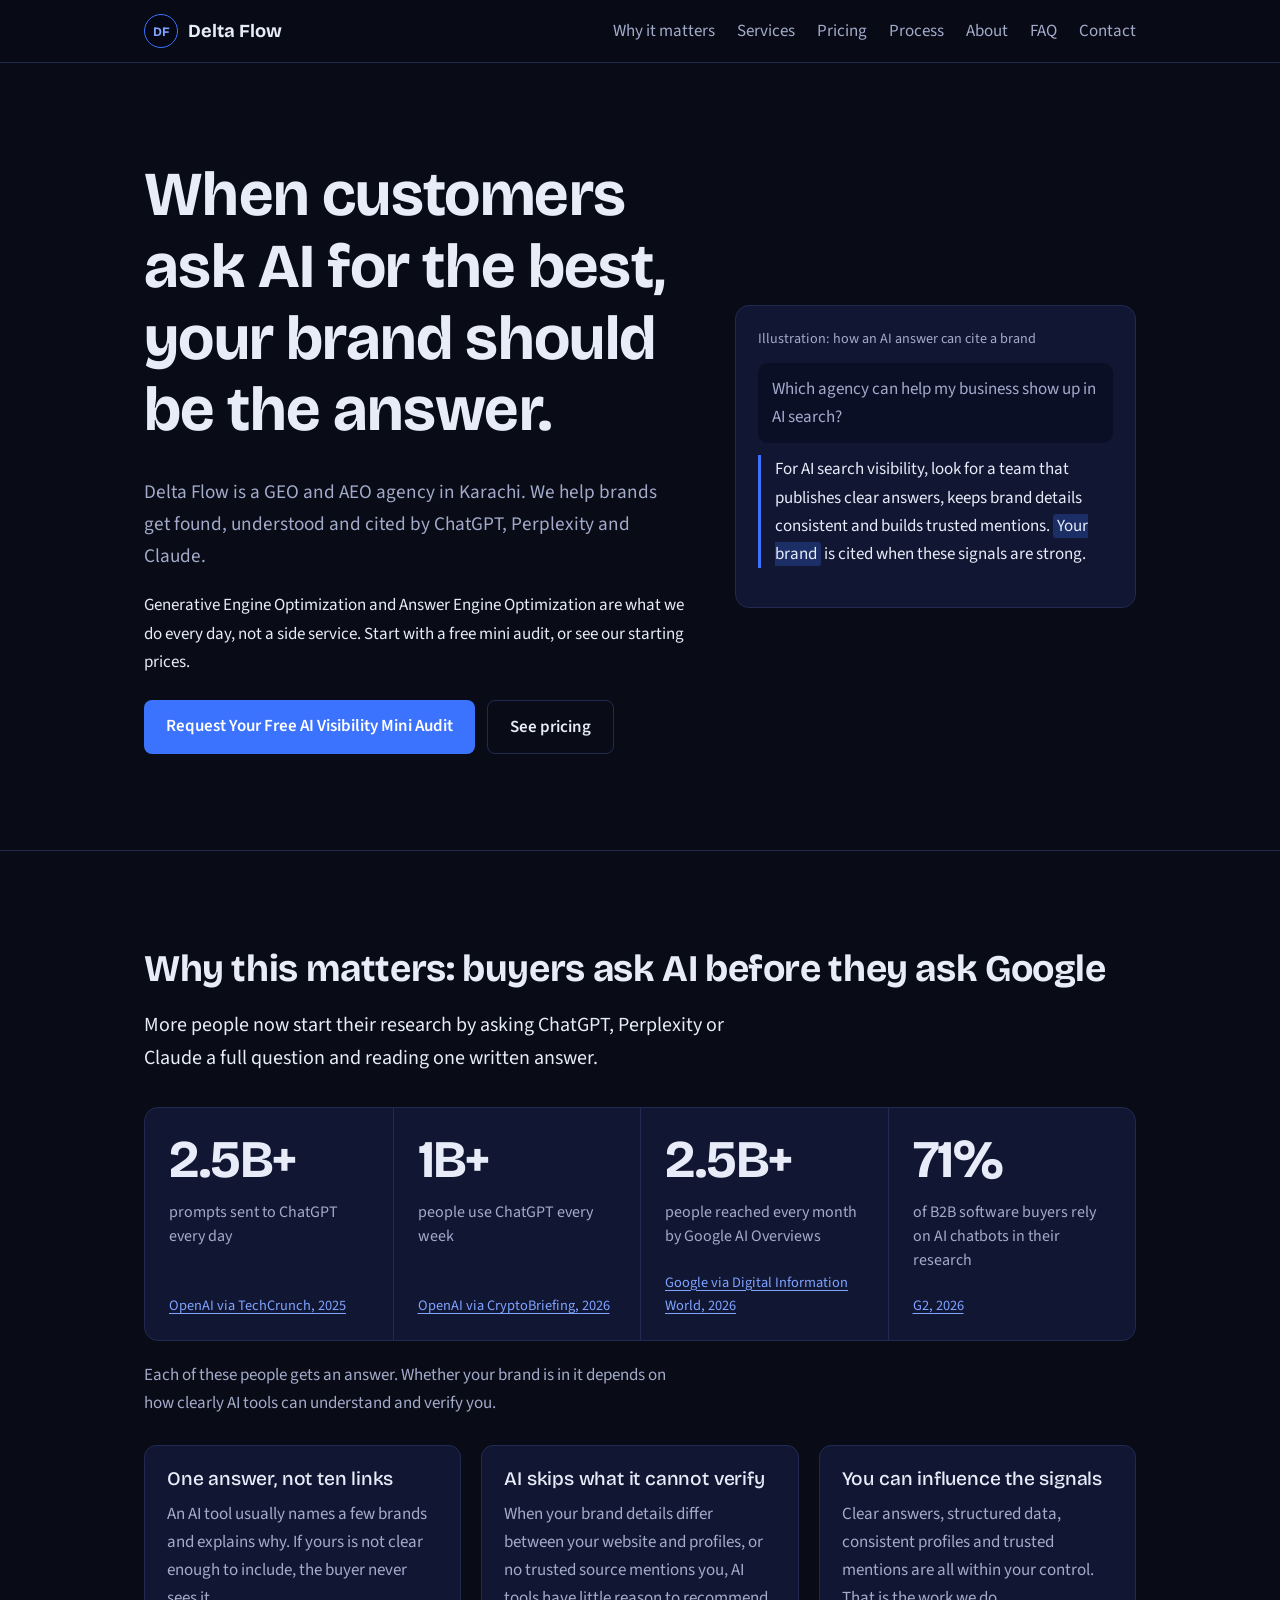
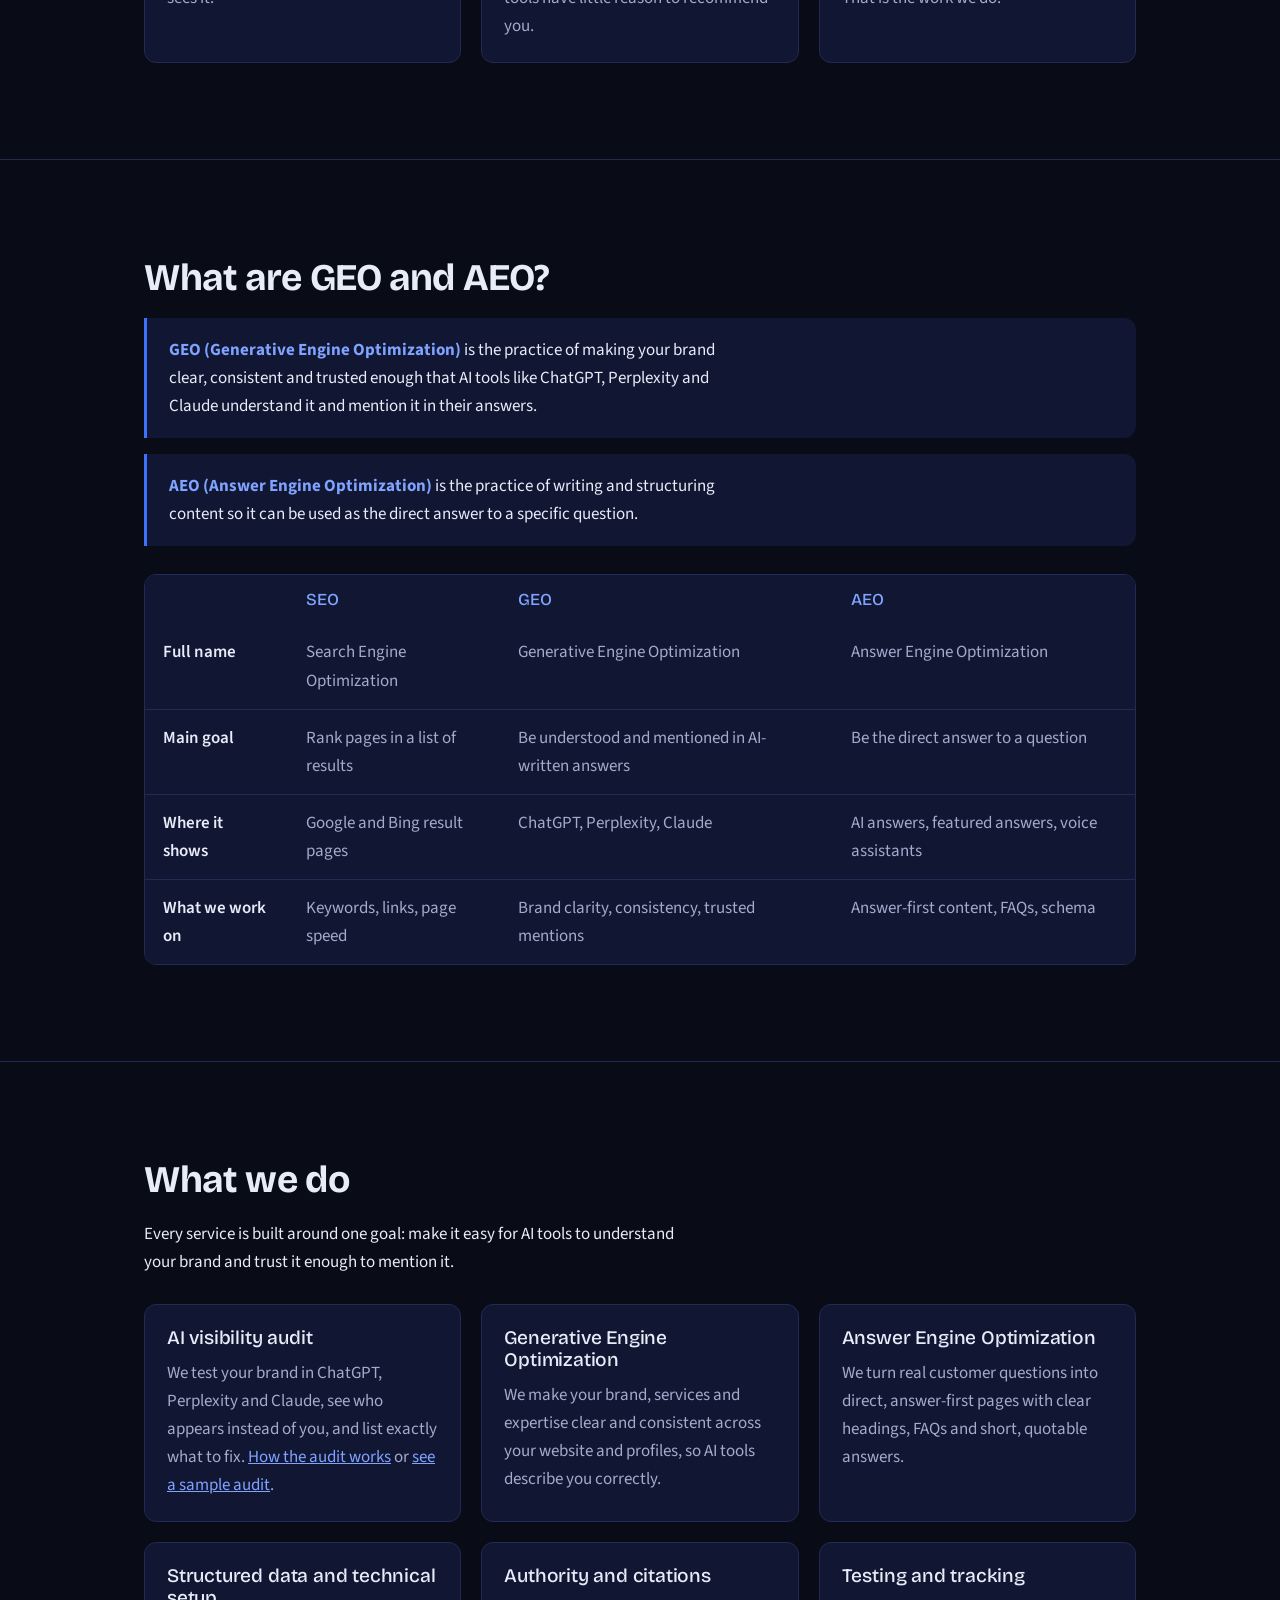
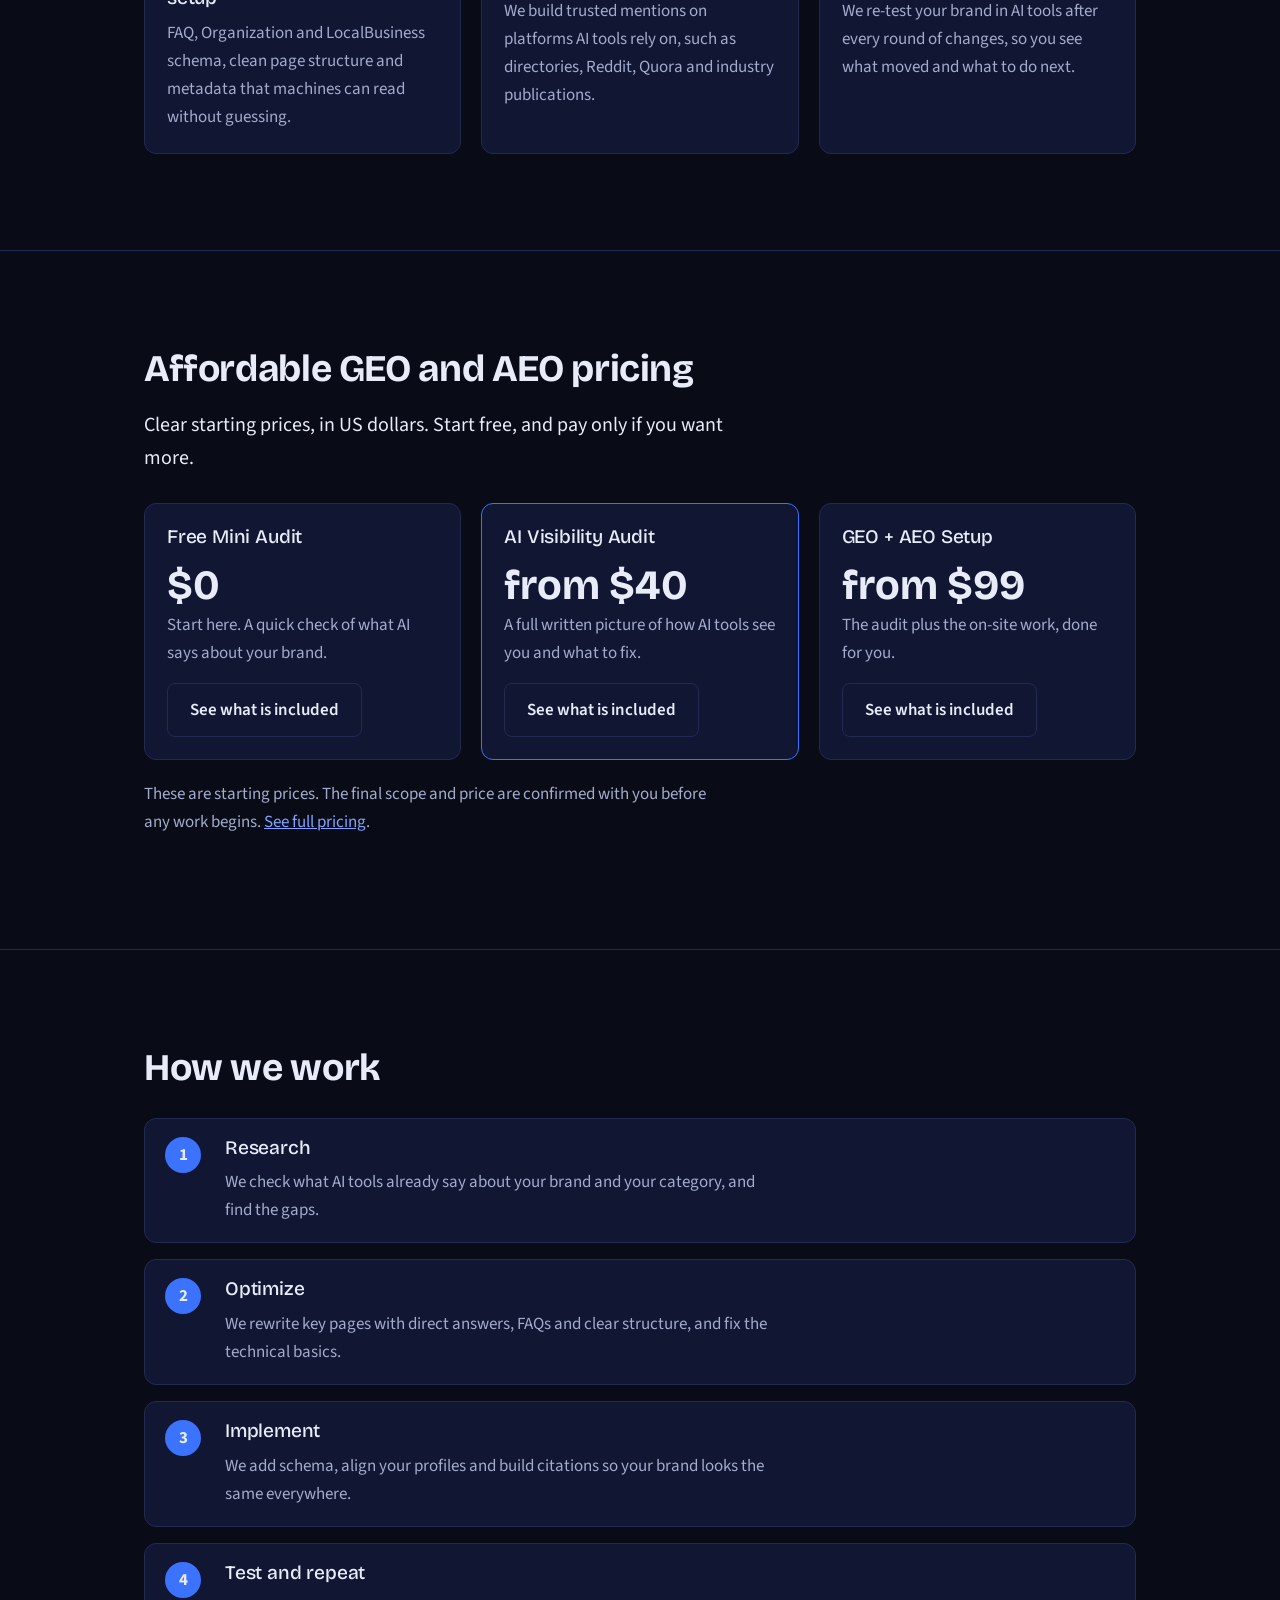
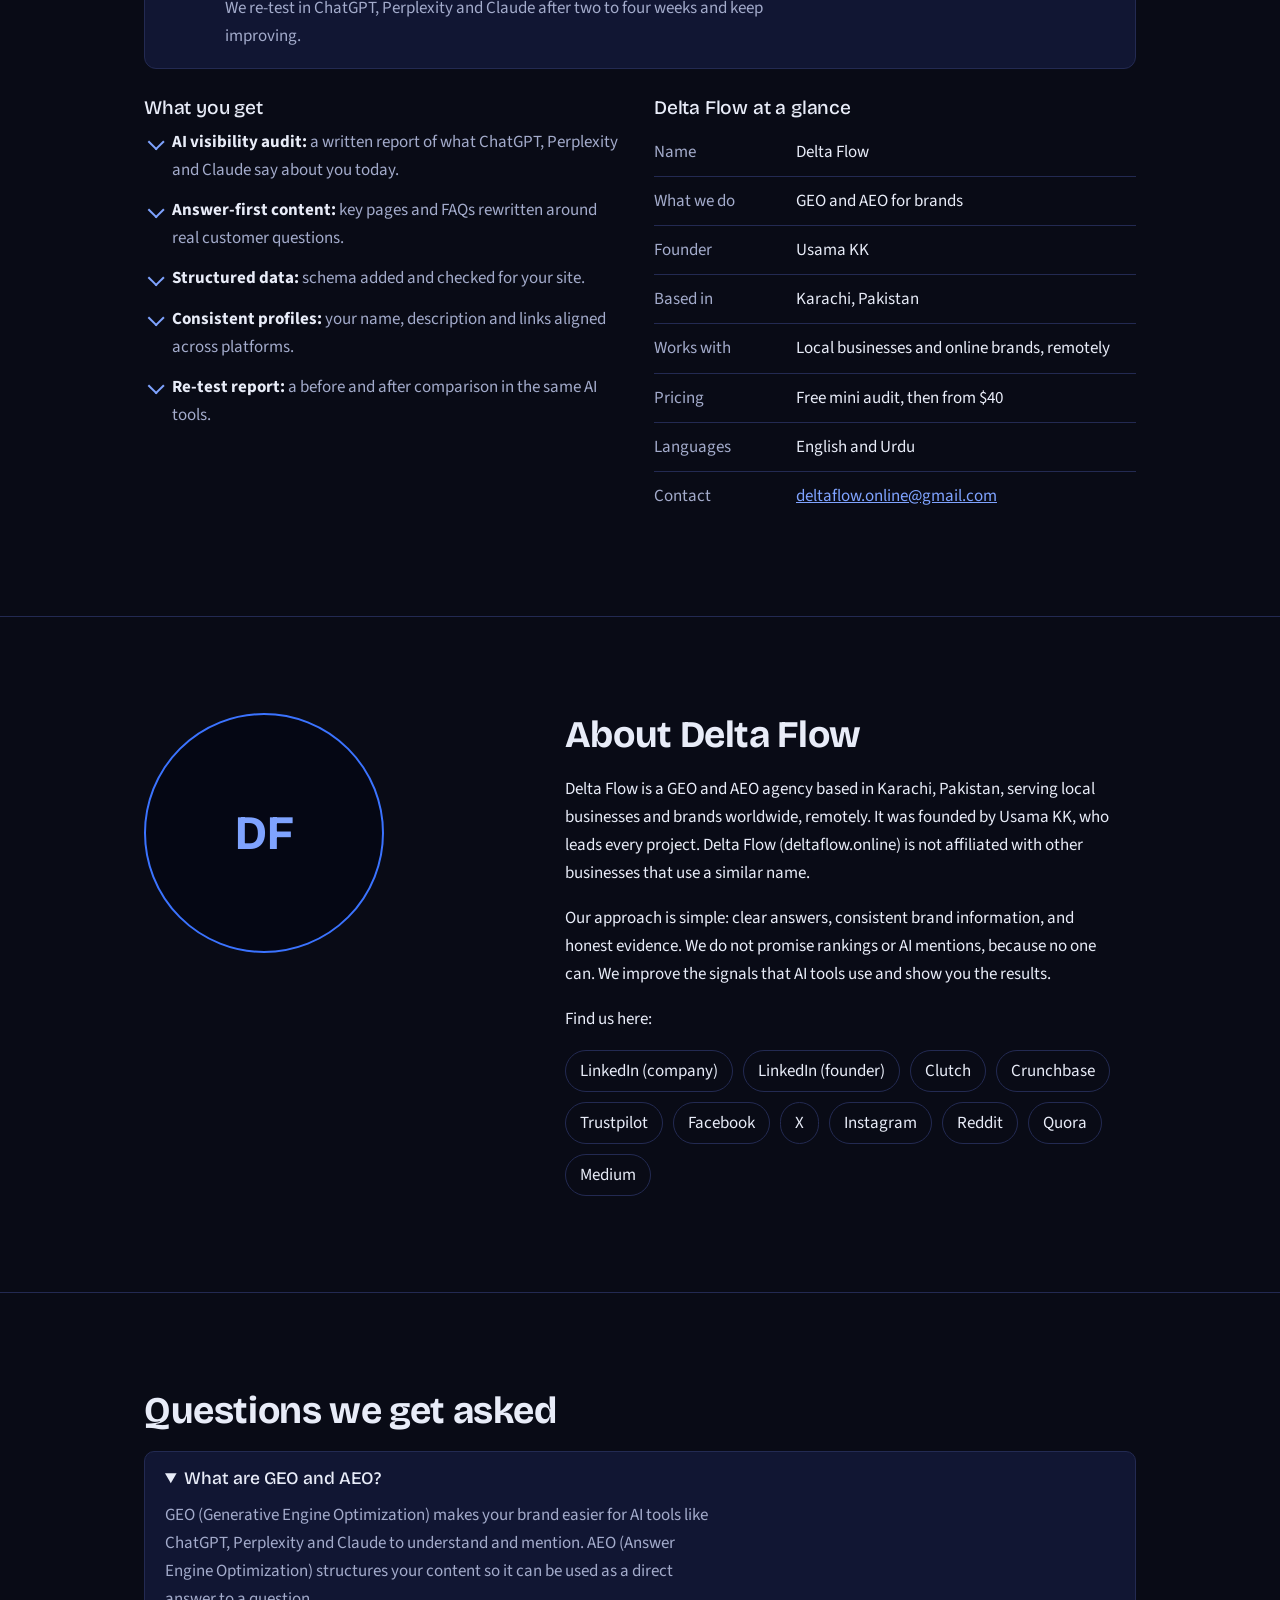
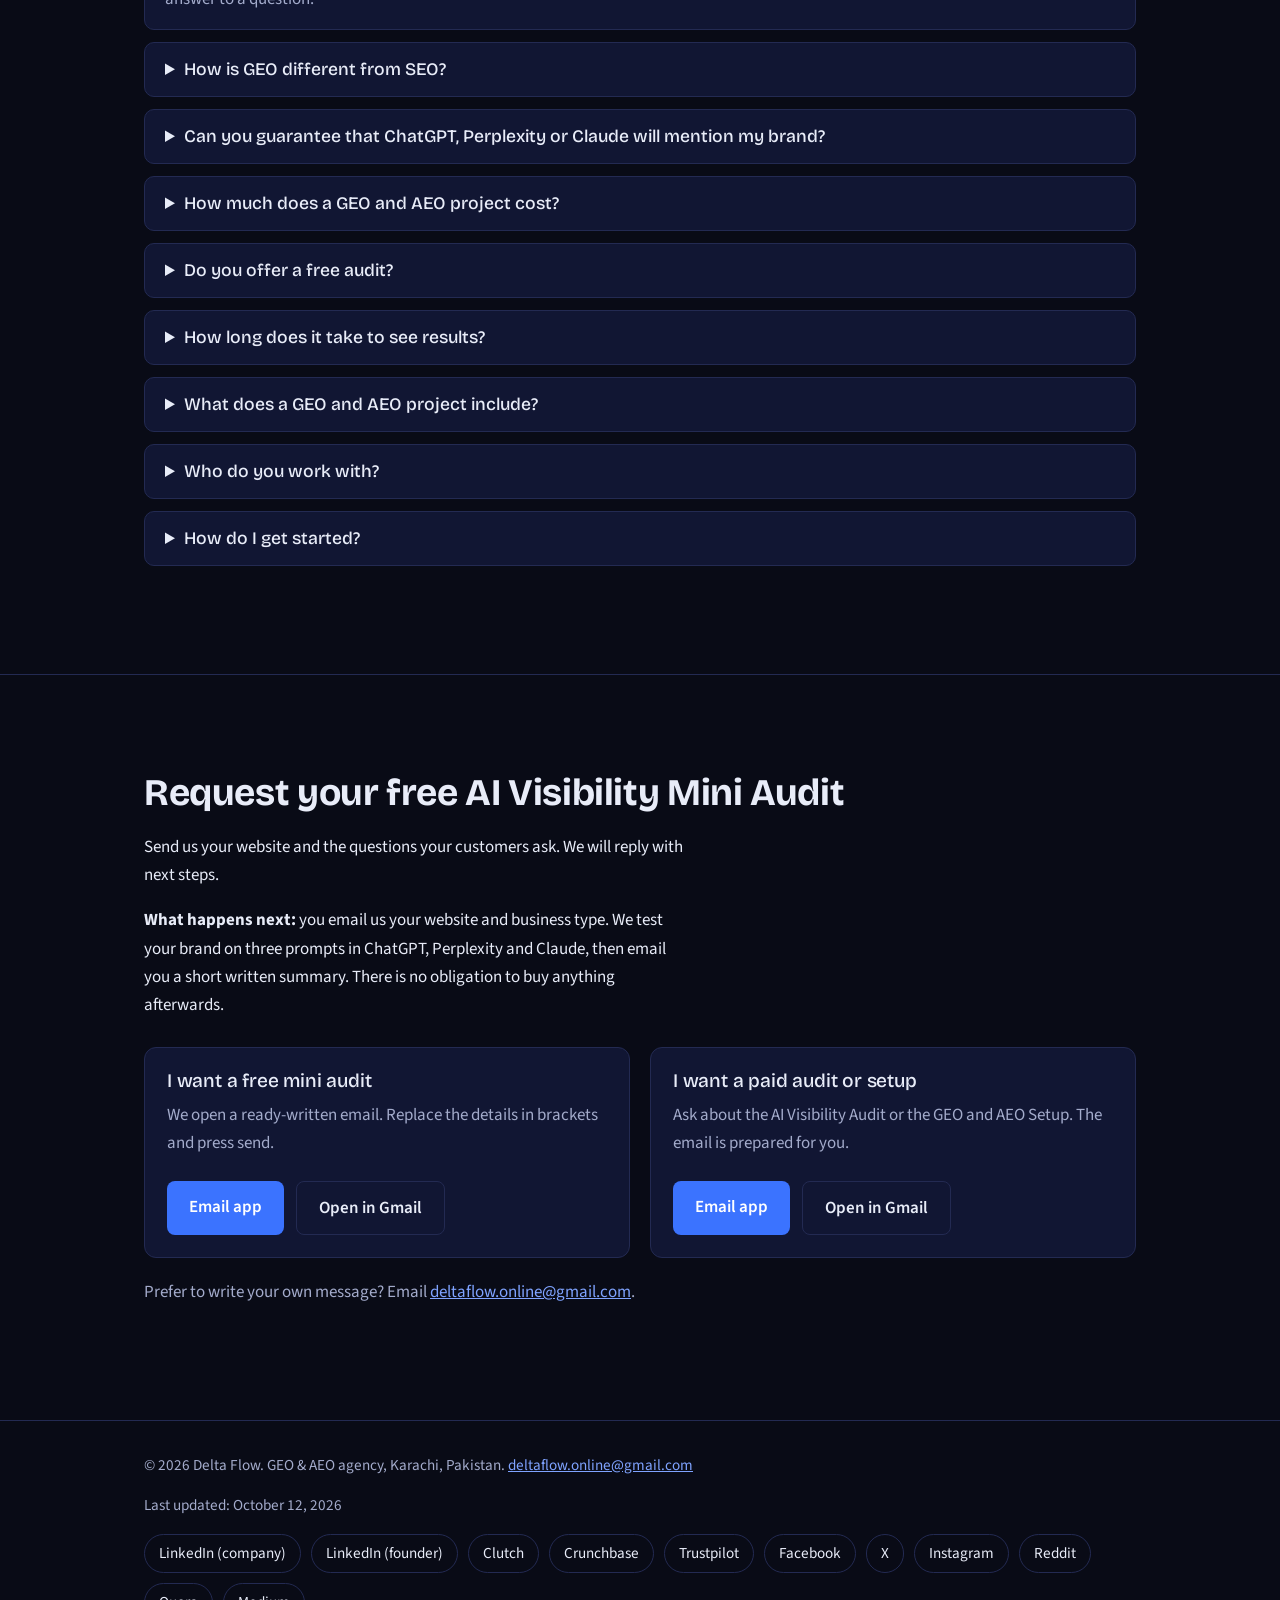
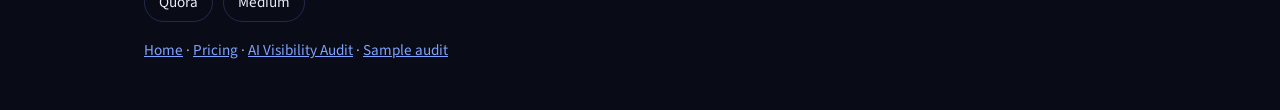
<file: index.html>
<!DOCTYPE html>
<html lang="en">
<head>
<meta charset="utf-8">
<meta name="viewport" content="width=device-width, initial-scale=1">
<title>Delta Flow — GEO &amp; AEO Agency | Get Cited by AI</title>
<meta name="description" content="Delta Flow is a GEO and AEO agency in Karachi helping brands get cited by ChatGPT, Perplexity and Claude. Free mini audit, plans from $40.">
<link rel="canonical" href="https://deltaflow.online/">
<meta name="robots" content="index, follow, max-snippet:-1, max-image-preview:large">
<meta name="author" content="Usama KK">
<meta name="theme-color" content="#090b16">
<link rel="icon" href="data:image/svg+xml,%3Csvg xmlns='http://www.w3.org/2000/svg' viewBox='0 0 64 64'%3E%3Ccircle cx='32' cy='32' r='30' fill='%23050714' stroke='%233b73ff' stroke-width='3'/%3E%3Cpath d='M32 14 50 46H14z' fill='none' stroke='%237fa3ff' stroke-width='5' stroke-linejoin='round'/%3E%3C/svg%3E">
<link rel="apple-touch-icon" href="https://deltaflow.online/logo.png">
<meta property="og:type" content="website">
<meta property="og:site_name" content="Delta Flow">
<meta property="og:locale" content="en_US">
<meta property="og:title" content="Delta Flow — GEO &amp; AEO Agency | Get Cited by AI">
<meta property="og:description" content="Delta Flow is a GEO and AEO agency in Karachi helping brands get cited by ChatGPT, Perplexity and Claude. Free mini audit, plans from $40.">
<meta property="og:url" content="https://deltaflow.online/">
<meta property="og:image" content="https://deltaflow.online/logo.png">
<meta property="og:image:alt" content="Delta Flow logo">
<meta name="twitter:card" content="summary">
<meta name="twitter:site" content="@DeltaFlowGEO">
<meta name="twitter:title" content="Delta Flow — GEO &amp; AEO Agency | Get Cited by AI">
<meta name="twitter:description" content="Delta Flow is a GEO and AEO agency in Karachi helping brands get cited by ChatGPT, Perplexity and Claude. Free mini audit, plans from $40.">
<meta name="twitter:image" content="https://deltaflow.online/logo.png">
<link rel="preconnect" href="https://fonts.googleapis.com">
<link rel="preconnect" href="https://fonts.gstatic.com" crossorigin>
<link href="https://fonts.googleapis.com/css2?family=Bricolage+Grotesque:wght@500;700&family=Source+Sans+3:wght@400;600&display=swap" rel="stylesheet">
<link rel="stylesheet" href="/style.css">
<script type="application/ld+json">
{
 "@context": "https://schema.org",
 "@graph": [
  {
   "@type": "ProfessionalService",
   "@id": "https://deltaflow.online/#organization",
   "name": "Delta Flow",
   "alternateName": "Delta Flow GEO & AEO Agency",
   "url": "https://deltaflow.online/",
   "logo": {
    "@type": "ImageObject",
    "url": "https://deltaflow.online/logo.png",
    "width": 800,
    "height": 800
   },
   "image": "https://deltaflow.online/logo.png",
   "email": "deltaflow.online@gmail.com",
   "description": "Delta Flow is a GEO and AEO agency that helps brands get found, understood and cited by AI search tools like ChatGPT, Perplexity and Claude.",
   "slogan": "Be the answer when customers ask AI.",
   "priceRange": "$0 - $99+",
   "address": {
    "@type": "PostalAddress",
    "addressLocality": "Karachi",
    "addressRegion": "Sindh",
    "addressCountry": "PK"
   },
   "areaServed": [
    "Karachi",
    "Pakistan",
    "Worldwide"
   ],
   "knowsLanguage": [
    "English",
    "Urdu"
   ],
   "contactPoint": {
    "@type": "ContactPoint",
    "contactType": "customer support",
    "email": "deltaflow.online@gmail.com",
    "availableLanguage": [
     "English",
     "Urdu"
    ]
   },
   "founder": {
    "@id": "https://deltaflow.online/#founder"
   },
   "knowsAbout": [
    "Generative Engine Optimization",
    "Answer Engine Optimization",
    "AI search visibility",
    "Structured data",
    "Brand entity consistency"
   ],
   "hasOfferCatalog": {
    "@type": "OfferCatalog",
    "name": "GEO and AEO services",
    "itemListElement": [
     {
      "@type": "Offer",
      "itemOffered": {
       "@type": "Service",
       "name": "Free Mini Audit"
      },
      "price": "0",
      "priceCurrency": "USD"
     },
     {
      "@type": "Offer",
      "itemOffered": {
       "@type": "Service",
       "name": "AI Visibility Audit"
      },
      "priceSpecification": {
       "@type": "PriceSpecification",
       "minPrice": 40,
       "priceCurrency": "USD"
      }
     },
     {
      "@type": "Offer",
      "itemOffered": {
       "@type": "Service",
       "name": "GEO and AEO Setup"
      },
      "priceSpecification": {
       "@type": "PriceSpecification",
       "minPrice": 99,
       "priceCurrency": "USD"
      }
     },
     {
      "@type": "Offer",
      "itemOffered": {
       "@type": "Service",
       "name": "Generative Engine Optimization"
      }
     },
     {
      "@type": "Offer",
      "itemOffered": {
       "@type": "Service",
       "name": "Answer Engine Optimization"
      }
     },
     {
      "@type": "Offer",
      "itemOffered": {
       "@type": "Service",
       "name": "Structured data and technical setup"
      }
     },
     {
      "@type": "Offer",
      "itemOffered": {
       "@type": "Service",
       "name": "Authority and citation building"
      }
     }
    ]
   },
   "sameAs": [
    "https://www.linkedin.com/company/deltaflow-online/",
    "https://clutch.co/profile/delta-flow",
    "https://www.crunchbase.com/organization/delta-flow-e83e",
    "https://www.trustpilot.com/review/deltaflow.online",
    "https://www.facebook.com/profile.php?id=61595238053242",
    "https://x.com/DeltaFlowGEO",
    "https://www.instagram.com/deltaflowgeo/",
    "https://www.reddit.com/user/DeltaFlow-pk/",
    "https://www.quora.com/profile/Delta-Flow-2",
    "https://medium.com/@deltaflow.online"
   ]
  },
  {
   "@type": "Person",
   "@id": "https://deltaflow.online/#founder",
   "name": "Usama KK",
   "jobTitle": "Founder, GEO & AEO Specialist",
   "description": "Usama KK is the founder of Delta Flow, a GEO and AEO agency in Karachi, Pakistan. He leads every project, from the AI visibility audit to re-testing in ChatGPT, Perplexity and Claude.",
   "worksFor": {
    "@id": "https://deltaflow.online/#organization"
   },
   "email": "deltaflow.online@gmail.com",
   "address": {
    "@type": "PostalAddress",
    "addressLocality": "Karachi",
    "addressCountry": "PK"
   },
   "knowsAbout": [
    "Generative Engine Optimization",
    "Answer Engine Optimization",
    "AI search visibility",
    "Structured data",
    "Brand entity consistency"
   ],
   "sameAs": [
    "https://www.linkedin.com/in/usama-kk-deltaflow/"
   ]
  },
  {
   "@type": "WebSite",
   "@id": "https://deltaflow.online/#website",
   "url": "https://deltaflow.online/",
   "name": "Delta Flow",
   "inLanguage": "en",
   "publisher": {
    "@id": "https://deltaflow.online/#organization"
   }
  },
  {
   "@type": "WebPage",
   "@id": "https://deltaflow.online/#webpage",
   "url": "https://deltaflow.online/",
   "name": "Delta Flow — GEO & AEO Agency",
   "inLanguage": "en",
   "isPartOf": {
    "@id": "https://deltaflow.online/#website"
   },
   "about": {
    "@id": "https://deltaflow.online/#organization"
   },
   "primaryImageOfPage": {
    "@type": "ImageObject",
    "url": "https://deltaflow.online/logo.png"
   },
   "dateModified": "2026-10-12"
  },
  {
   "@type": "FAQPage",
   "@id": "https://deltaflow.online/#faq-data",
   "mainEntity": [
    {
     "@type": "Question",
     "name": "What are GEO and AEO?",
     "acceptedAnswer": {
      "@type": "Answer",
      "text": "GEO (Generative Engine Optimization) makes your brand easier for AI tools like ChatGPT, Perplexity and Claude to understand and mention. AEO (Answer Engine Optimization) structures your content so it can be used as a direct answer to a question."
     }
    },
    {
     "@type": "Question",
     "name": "How is GEO different from SEO?",
     "acceptedAnswer": {
      "@type": "Answer",
      "text": "SEO aims to rank pages in a list of search results. GEO and AEO aim to make your brand and answers part of the AI-written response itself, which depends more on clear answers, consistent brand information and trusted mentions across the web."
     }
    },
    {
     "@type": "Question",
     "name": "Can you guarantee that ChatGPT, Perplexity or Claude will mention my brand?",
     "acceptedAnswer": {
      "@type": "Answer",
      "text": "No. No one, including Delta Flow, can guarantee that ChatGPT, Perplexity or Claude will mention a brand. We improve what is within your control: clarity, structure, evidence, consistency and trusted mentions. We also test your brand in these AI tools before and after the work to measure what changed."
     }
    },
    {
     "@type": "Question",
     "name": "How much does a GEO and AEO project cost?",
     "acceptedAnswer": {
      "@type": "Answer",
      "text": "Delta Flow publishes starting prices. The Free Mini Audit costs nothing, the AI Visibility Audit starts from $40 and the GEO and AEO Setup starts from $99. The final price depends on the size of your website and the scope of work, and we confirm it with you before any work begins."
     }
    },
    {
     "@type": "Question",
     "name": "Do you offer a free audit?",
     "acceptedAnswer": {
      "@type": "Answer",
      "text": "Yes. The Free Mini Audit tests your brand on three prompts in ChatGPT, Perplexity and Claude and sends a short written summary by email. There is no obligation to buy anything afterwards."
     }
    },
    {
     "@type": "Question",
     "name": "How long does it take to see results?",
     "acceptedAnswer": {
      "@type": "Answer",
      "text": "On-page and profile changes are usually completed in the first few weeks. AI tools update on their own schedule, so we re-test after two to four weeks and report what changed. We do not promise a specific date for AI mentions."
     }
    },
    {
     "@type": "Question",
     "name": "What does a GEO and AEO project include?",
     "acceptedAnswer": {
      "@type": "Answer",
      "text": "A Delta Flow GEO and AEO project starts with an AI visibility audit. It then covers answer-first content, FAQ and structured data, brand consistency across profiles, citation building on trusted platforms, and re-testing in ChatGPT, Claude and Perplexity to track whether your brand is mentioned."
     }
    },
    {
     "@type": "Question",
     "name": "Who do you work with?",
     "acceptedAnswer": {
      "@type": "Answer",
      "text": "Delta Flow takes on projects for small and local businesses in Karachi, such as restaurants and cafes, and for B2B exporters, manufacturers and medical suppliers, as well as service providers and online brands worldwide. We are a GEO and AEO agency based in Karachi, Pakistan, and work fully remotely. Each project starts with an AI visibility audit."
     }
    },
    {
     "@type": "Question",
     "name": "How do I get started?",
     "acceptedAnswer": {
      "@type": "Answer",
      "text": "To get started, email deltaflow.online@gmail.com with your website address and the questions your customers usually ask. Delta Flow will review your site and reply with the next steps. Please include your business type and main goal so the reply can be specific."
     }
    }
   ]
  }
 ]
}
</script>
</head>
<body>
<a class="skip" href="#top">Skip to content</a>
<header><div class="wrap"><nav aria-label="Main"><a class="logo" href="/"><b>DF</b>Delta Flow</a><ul><li><a href="/#why">Why it matters</a></li><li><a href="/#services">Services</a></li><li><a href="/pricing.html">Pricing</a></li><li><a href="/#process">Process</a></li><li><a href="/#about">About</a></li><li><a href="/#faq">FAQ</a></li><li><a href="/#contact">Contact</a></li></ul></nav></div></header>
<main id="top">
<div class="wrap"><div class="hero"><div>
<h1>When customers ask AI for the best, your brand should be the answer.</h1>
<p class="lead">Delta Flow is a GEO and AEO agency in Karachi. We help brands get found, understood and cited by ChatGPT, Perplexity and Claude.</p>
<p>Generative Engine Optimization and Answer Engine Optimization are what we do every day, not a side service. Start with a free mini audit, or see our starting prices.</p>
<div class="cta"><a class="btn" href="#contact">Request Your Free AI Visibility Mini Audit</a><a class="btn alt" href="/pricing.html">See pricing</a></div>
</div>
<aside class="qa" aria-label="Illustration of an AI answer"><small>Illustration: how an AI answer can cite a brand</small>
<div class="q">Which agency can help my business show up in AI search?</div>
<div class="a"><p>For AI search visibility, look for a team that publishes clear answers, keeps brand details consistent and builds trusted mentions. <mark>Your brand</mark> is cited when these signals are strong.</p></div></aside></div></div>

<section id="why"><div class="wrap">
<h2>Why this matters: buyers ask AI before they ask Google</h2>
<p class="lede">More people now start their research by asking ChatGPT, Perplexity or Claude a full question and reading one written answer.</p>
<div class="stats" role="list">
<div class="stat" role="listitem"><p class="num">2.5B+</p><p class="what">prompts sent to ChatGPT every day</p><a class="src" href="https://techcrunch.com/2025/07/21/chatgpt-users-send-2-5-billion-prompts-a-day/" target="_blank" rel="noopener">OpenAI via TechCrunch, 2025</a></div>
<div class="stat" role="listitem"><p class="num">1B+</p><p class="what">people use ChatGPT every week</p><a class="src" href="https://cryptobriefing.com/chatgpt-one-billion-weekly-users/" target="_blank" rel="noopener">OpenAI via CryptoBriefing, 2026</a></div>
<div class="stat" role="listitem"><p class="num">2.5B+</p><p class="what">people reached every month by Google AI Overviews</p><a class="src" href="https://www.digitalinformationworld.com/2026/06/google-says-ai-overviews-has-over-25.html" target="_blank" rel="noopener">Google via Digital Information World, 2026</a></div>
<div class="stat" role="listitem"><p class="num">71%</p><p class="what">of B2B software buyers rely on AI chatbots in their research</p><a class="src" href="https://company.g2.com/news/g2-research-the-answer-economy" target="_blank" rel="noopener">G2, 2026</a></div>
</div>
<p class="stats-note">Each of these people gets an answer. Whether your brand is in it depends on how clearly AI tools can understand and verify you.</p>
<div class="grid">
<article class="card"><h3>One answer, not ten links</h3><p>An AI tool usually names a few brands and explains why. If yours is not clear enough to include, the buyer never sees it.</p></article>
<article class="card"><h3>AI skips what it cannot verify</h3><p>When your brand details differ between your website and profiles, or no trusted source mentions you, AI tools have little reason to recommend you.</p></article>
<article class="card"><h3>You can influence the signals</h3><p>Clear answers, structured data, consistent profiles and trusted mentions are all within your control. That is the work we do.</p></article>
</div></div></section>

<section id="what-is-geo"><div class="wrap">
<h2>What are GEO and AEO?</h2>
<div class="answer"><p><strong>GEO (Generative Engine Optimization)</strong> is the practice of making your brand clear, consistent and trusted enough that AI tools like ChatGPT, Perplexity and Claude understand it and mention it in their answers.</p></div>
<div class="answer"><p><strong>AEO (Answer Engine Optimization)</strong> is the practice of writing and structuring content so it can be used as the direct answer to a specific question.</p></div>
<div class="tablewrap"><table><caption class="sr">SEO compared with GEO and AEO</caption>
<thead><tr><th scope="col"></th><th scope="col">SEO</th><th scope="col">GEO</th><th scope="col">AEO</th></tr></thead><tbody>
<tr><th scope="row">Full name</th><td>Search Engine Optimization</td><td>Generative Engine Optimization</td><td>Answer Engine Optimization</td></tr>
<tr><th scope="row">Main goal</th><td>Rank pages in a list of results</td><td>Be understood and mentioned in AI-written answers</td><td>Be the direct answer to a question</td></tr>
<tr><th scope="row">Where it shows</th><td>Google and Bing result pages</td><td>ChatGPT, Perplexity, Claude</td><td>AI answers, featured answers, voice assistants</td></tr>
<tr><th scope="row">What we work on</th><td>Keywords, links, page speed</td><td>Brand clarity, consistency, trusted mentions</td><td>Answer-first content, FAQs, schema</td></tr>
</tbody></table></div></div></section>

<section id="services"><div class="wrap">
<h2>What we do</h2>
<p>Every service is built around one goal: make it easy for AI tools to understand your brand and trust it enough to mention it.</p>
<div class="grid">
<article class="card"><h3>AI visibility audit</h3><p>We test your brand in ChatGPT, Perplexity and Claude, see who appears instead of you, and list exactly what to fix. <a href="/ai-visibility-audit.html">How the audit works</a> or <a href="/sample-audit.html">see a sample audit</a>.</p></article>
<article class="card"><h3>Generative Engine Optimization</h3><p>We make your brand, services and expertise clear and consistent across your website and profiles, so AI tools describe you correctly.</p></article>
<article class="card"><h3>Answer Engine Optimization</h3><p>We turn real customer questions into direct, answer-first pages with clear headings, FAQs and short, quotable answers.</p></article>
<article class="card"><h3>Structured data and technical setup</h3><p>FAQ, Organization and LocalBusiness schema, clean page structure and metadata that machines can read without guessing.</p></article>
<article class="card"><h3>Authority and citations</h3><p>We build trusted mentions on platforms AI tools rely on, such as directories, Reddit, Quora and industry publications.</p></article>
<article class="card"><h3>Testing and tracking</h3><p>We re-test your brand in AI tools after every round of changes, so you see what moved and what to do next.</p></article>
</div></div></section>

<section id="pricing"><div class="wrap">
<h2>Affordable GEO and AEO pricing</h2>
<p class="lede">Clear starting prices, in US dollars. Start free, and pay only if you want more.</p>
<div class="grid"><article class="card plan"><h3>Free Mini Audit</h3><p class="price">$0</p><p class="for">Start here. A quick check of what AI says about your brand.</p><div class="cta" style="margin-top:0"><a class="btn alt" href="/pricing.html">See what is included</a></div></article><article class="card plan hot"><h3>AI Visibility Audit</h3><p class="price">from $40</p><p class="for">A full written picture of how AI tools see you and what to fix.</p><div class="cta" style="margin-top:0"><a class="btn alt" href="/pricing.html">See what is included</a></div></article><article class="card plan"><h3>GEO + AEO Setup</h3><p class="price">from $99</p><p class="for">The audit plus the on-site work, done for you.</p><div class="cta" style="margin-top:0"><a class="btn alt" href="/pricing.html">See what is included</a></div></article></div>
<p class="note" style="margin-top:20px">These are starting prices. The final scope and price are confirmed with you before any work begins. <a href="/pricing.html">See full pricing</a>.</p>
</div></section>

<section id="process"><div class="wrap">
<h2>How we work</h2>
<ol class="steps">
<li><div><h3>Research</h3><p>We check what AI tools already say about your brand and your category, and find the gaps.</p></div></li>
<li><div><h3>Optimize</h3><p>We rewrite key pages with direct answers, FAQs and clear structure, and fix the technical basics.</p></div></li>
<li><div><h3>Implement</h3><p>We add schema, align your profiles and build citations so your brand looks the same everywhere.</p></div></li>
<li><div><h3>Test and repeat</h3><p>We re-test in ChatGPT, Perplexity and Claude after two to four weeks and keep improving.</p></div></li>
</ol>
<div class="split"><div><h3>What you get</h3><ul class="ticks">
<li><strong>AI visibility audit:</strong> a written report of what ChatGPT, Perplexity and Claude say about you today.</li>
<li><strong>Answer-first content:</strong> key pages and FAQs rewritten around real customer questions.</li>
<li><strong>Structured data:</strong> schema added and checked for your site.</li>
<li><strong>Consistent profiles:</strong> your name, description and links aligned across platforms.</li>
<li><strong>Re-test report:</strong> a before and after comparison in the same AI tools.</li></ul></div>
<div><h3>Delta Flow at a glance</h3><dl class="facts">
<div><dt>Name</dt><dd>Delta Flow</dd></div><div><dt>What we do</dt><dd>GEO and AEO for brands</dd></div>
<div><dt>Founder</dt><dd>Usama KK</dd></div><div><dt>Based in</dt><dd>Karachi, Pakistan</dd></div>
<div><dt>Works with</dt><dd>Local businesses and online brands, remotely</dd></div>
<div><dt>Pricing</dt><dd>Free mini audit, then from $40</dd></div>
<div><dt>Languages</dt><dd>English and Urdu</dd></div>
<div><dt>Contact</dt><dd><a href="mailto:deltaflow.online@gmail.com">deltaflow.online@gmail.com</a></dd></div></dl></div></div>
</div></section>

<section id="about"><div class="wrap about">
<div class="badge" aria-hidden="true">DF</div>
<div><h2>About Delta Flow</h2>
<p>Delta Flow is a GEO and AEO agency based in Karachi, Pakistan, serving local businesses and brands worldwide, remotely. It was founded by Usama KK, who leads every project. Delta Flow (deltaflow.online) is not affiliated with other businesses that use a similar name.</p>
<p>Our approach is simple: clear answers, consistent brand information, and honest evidence. We do not promise rankings or AI mentions, because no one can. We improve the signals that AI tools use and show you the results.</p>
<p>Find us here:</p><ul class="social"><li><a href="https://www.linkedin.com/company/deltaflow-online/" rel="me noopener">LinkedIn (company)</a></li><li><a href="https://www.linkedin.com/in/usama-kk-deltaflow/" rel="me noopener">LinkedIn (founder)</a></li><li><a href="https://clutch.co/profile/delta-flow" rel="me noopener">Clutch</a></li><li><a href="https://www.crunchbase.com/organization/delta-flow-e83e" rel="me noopener">Crunchbase</a></li><li><a href="https://www.trustpilot.com/review/deltaflow.online" rel="me noopener">Trustpilot</a></li><li><a href="https://www.facebook.com/profile.php?id=61595238053242" rel="me noopener">Facebook</a></li><li><a href="https://x.com/DeltaFlowGEO" rel="me noopener">X</a></li><li><a href="https://www.instagram.com/deltaflowgeo/" rel="me noopener">Instagram</a></li><li><a href="https://www.reddit.com/user/DeltaFlow-pk/" rel="me noopener">Reddit</a></li><li><a href="https://www.quora.com/profile/Delta-Flow-2" rel="me noopener">Quora</a></li><li><a href="https://medium.com/@deltaflow.online" rel="me noopener">Medium</a></li></ul></div></div></section>

<section id="faq"><div class="wrap"><h2>Questions we get asked</h2>
<details open><summary>What are GEO and AEO?</summary><p>GEO (Generative Engine Optimization) makes your brand easier for AI tools like ChatGPT, Perplexity and Claude to understand and mention. AEO (Answer Engine Optimization) structures your content so it can be used as a direct answer to a question.</p></details><details><summary>How is GEO different from SEO?</summary><p>SEO aims to rank pages in a list of search results. GEO and AEO aim to make your brand and answers part of the AI-written response itself, which depends more on clear answers, consistent brand information and trusted mentions across the web.</p></details><details><summary>Can you guarantee that ChatGPT, Perplexity or Claude will mention my brand?</summary><p>No. No one, including Delta Flow, can guarantee that ChatGPT, Perplexity or Claude will mention a brand. We improve what is within your control: clarity, structure, evidence, consistency and trusted mentions. We also test your brand in these AI tools before and after the work to measure what changed.</p></details><details><summary>How much does a GEO and AEO project cost?</summary><p>Delta Flow publishes starting prices. The Free Mini Audit costs nothing, the AI Visibility Audit starts from $40 and the GEO and AEO Setup starts from $99. The final price depends on the size of your website and the scope of work, and we confirm it with you before any work begins.</p></details><details><summary>Do you offer a free audit?</summary><p>Yes. The Free Mini Audit tests your brand on three prompts in ChatGPT, Perplexity and Claude and sends a short written summary by email. There is no obligation to buy anything afterwards.</p></details><details><summary>How long does it take to see results?</summary><p>On-page and profile changes are usually completed in the first few weeks. AI tools update on their own schedule, so we re-test after two to four weeks and report what changed. We do not promise a specific date for AI mentions.</p></details><details><summary>What does a GEO and AEO project include?</summary><p>A Delta Flow GEO and AEO project starts with an AI visibility audit. It then covers answer-first content, FAQ and structured data, brand consistency across profiles, citation building on trusted platforms, and re-testing in ChatGPT, Claude and Perplexity to track whether your brand is mentioned.</p></details><details><summary>Who do you work with?</summary><p>Delta Flow takes on projects for small and local businesses in Karachi, such as restaurants and cafes, and for B2B exporters, manufacturers and medical suppliers, as well as service providers and online brands worldwide. We are a GEO and AEO agency based in Karachi, Pakistan, and work fully remotely. Each project starts with an AI visibility audit.</p></details><details><summary>How do I get started?</summary><p>To get started, email deltaflow.online@gmail.com with your website address and the questions your customers usually ask. Delta Flow will review your site and reply with the next steps. Please include your business type and main goal so the reply can be specific.</p></details>
</div></section>

<section id="contact"><div class="wrap">
<h2>Request your free AI Visibility Mini Audit</h2>
<p>Send us your website and the questions your customers ask. We will reply with next steps.</p>
<p><strong>What happens next:</strong> you email us your website and business type. We test your brand on three prompts in ChatGPT, Perplexity and Claude, then email you a short written summary. There is no obligation to buy anything afterwards.</p>
<div class="grid">
<article class="card"><h3>I want a free mini audit</h3><p>We open a ready-written email. Replace the details in brackets and press send.</p><div class="cta"><a class="btn" href="mailto:deltaflow.online@gmail.com?subject=Free%20Mini%20Audit%20request&amp;body=Hello%20Delta%20Flow%20team%2C%0A%0AI%20would%20like%20a%20free%20mini%20audit.%0A%0AWebsite%3A%20%5Byour%20website%20link%5D%0ABusiness%20name%3A%20%5Byour%20business%20name%5D%0ACity%20and%20country%3A%20%5Byour%20city%20and%20country%5D%0AMain%20services%3A%20%5Bwhat%20you%20sell%20or%20offer%5D%0A%0AThank%20you%2C%0A%5Byour%20name%5D">Email app</a> <a class="btn alt" href="https://mail.google.com/mail/?view=cm&amp;fs=1&amp;to=deltaflow.online@gmail.com&amp;su=Free%20Mini%20Audit%20request&amp;body=Hello%20Delta%20Flow%20team%2C%0A%0AI%20would%20like%20a%20free%20mini%20audit.%0A%0AWebsite%3A%20%5Byour%20website%20link%5D%0ABusiness%20name%3A%20%5Byour%20business%20name%5D%0ACity%20and%20country%3A%20%5Byour%20city%20and%20country%5D%0AMain%20services%3A%20%5Bwhat%20you%20sell%20or%20offer%5D%0A%0AThank%20you%2C%0A%5Byour%20name%5D" target="_blank" rel="noopener">Open in Gmail</a></div></article>
<article class="card"><h3>I want a paid audit or setup</h3><p>Ask about the AI Visibility Audit or the GEO and AEO Setup. The email is prepared for you.</p><div class="cta"><a class="btn" href="mailto:deltaflow.online@gmail.com?subject=AI%20Visibility%20Audit%20request&amp;body=Hello%20Delta%20Flow%20team%2C%0A%0AI%20would%20like%20an%20AI%20Visibility%20Audit.%0A%0AWebsite%3A%20%5Byour%20website%20link%5D%0ABusiness%20name%3A%20%5Byour%20business%20name%5D%0ACity%20and%20country%3A%20%5Byour%20city%20and%20country%5D%0AMain%20services%3A%20%5Bwhat%20you%20sell%20or%20offer%5D%0A%0AThank%20you%2C%0A%5Byour%20name%5D">Email app</a> <a class="btn alt" href="https://mail.google.com/mail/?view=cm&amp;fs=1&amp;to=deltaflow.online@gmail.com&amp;su=AI%20Visibility%20Audit%20request&amp;body=Hello%20Delta%20Flow%20team%2C%0A%0AI%20would%20like%20an%20AI%20Visibility%20Audit.%0A%0AWebsite%3A%20%5Byour%20website%20link%5D%0ABusiness%20name%3A%20%5Byour%20business%20name%5D%0ACity%20and%20country%3A%20%5Byour%20city%20and%20country%5D%0AMain%20services%3A%20%5Bwhat%20you%20sell%20or%20offer%5D%0A%0AThank%20you%2C%0A%5Byour%20name%5D" target="_blank" rel="noopener">Open in Gmail</a></div></article>
</div>
<p style="margin-top:20px;color:var(--muted)">Prefer to write your own message? Email <a href="mailto:deltaflow.online@gmail.com">deltaflow.online@gmail.com</a>.</p>
</div></section>
</main>
<footer><div class="wrap">
<p>© 2026 Delta Flow. GEO &amp; AEO agency, Karachi, Pakistan. <a href="mailto:deltaflow.online@gmail.com">deltaflow.online@gmail.com</a></p>
<p>Last updated: <time datetime="2026-10-12">October 12, 2026</time></p>
<ul class="social"><li><a href="https://www.linkedin.com/company/deltaflow-online/" rel="me noopener">LinkedIn (company)</a></li><li><a href="https://www.linkedin.com/in/usama-kk-deltaflow/" rel="me noopener">LinkedIn (founder)</a></li><li><a href="https://clutch.co/profile/delta-flow" rel="me noopener">Clutch</a></li><li><a href="https://www.crunchbase.com/organization/delta-flow-e83e" rel="me noopener">Crunchbase</a></li><li><a href="https://www.trustpilot.com/review/deltaflow.online" rel="me noopener">Trustpilot</a></li><li><a href="https://www.facebook.com/profile.php?id=61595238053242" rel="me noopener">Facebook</a></li><li><a href="https://x.com/DeltaFlowGEO" rel="me noopener">X</a></li><li><a href="https://www.instagram.com/deltaflowgeo/" rel="me noopener">Instagram</a></li><li><a href="https://www.reddit.com/user/DeltaFlow-pk/" rel="me noopener">Reddit</a></li><li><a href="https://www.quora.com/profile/Delta-Flow-2" rel="me noopener">Quora</a></li><li><a href="https://medium.com/@deltaflow.online" rel="me noopener">Medium</a></li></ul>
<p style="margin-top:16px"><a href="/">Home</a> · <a href="/pricing.html">Pricing</a> · <a href="/ai-visibility-audit.html">AI Visibility Audit</a> · <a href="/sample-audit.html">Sample audit</a></p>
</div></footer>
</body>
</html>
</file>
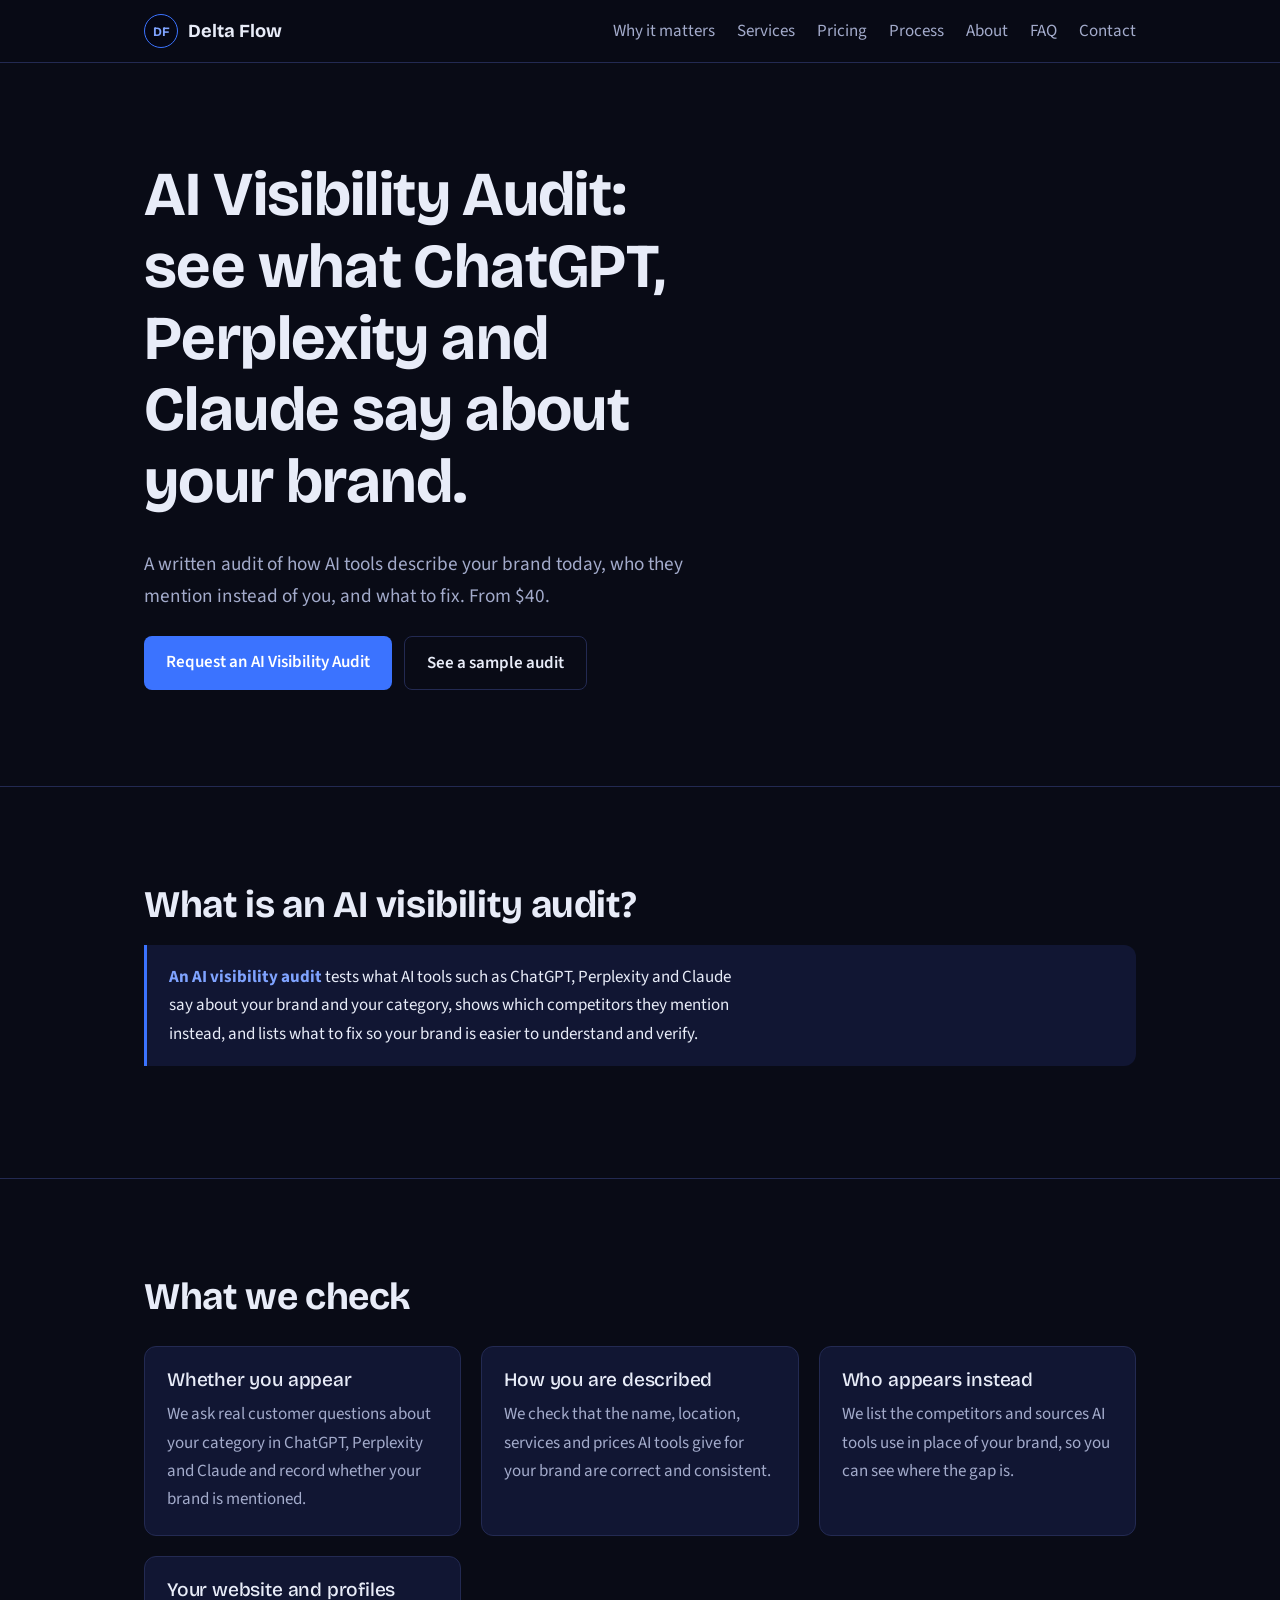
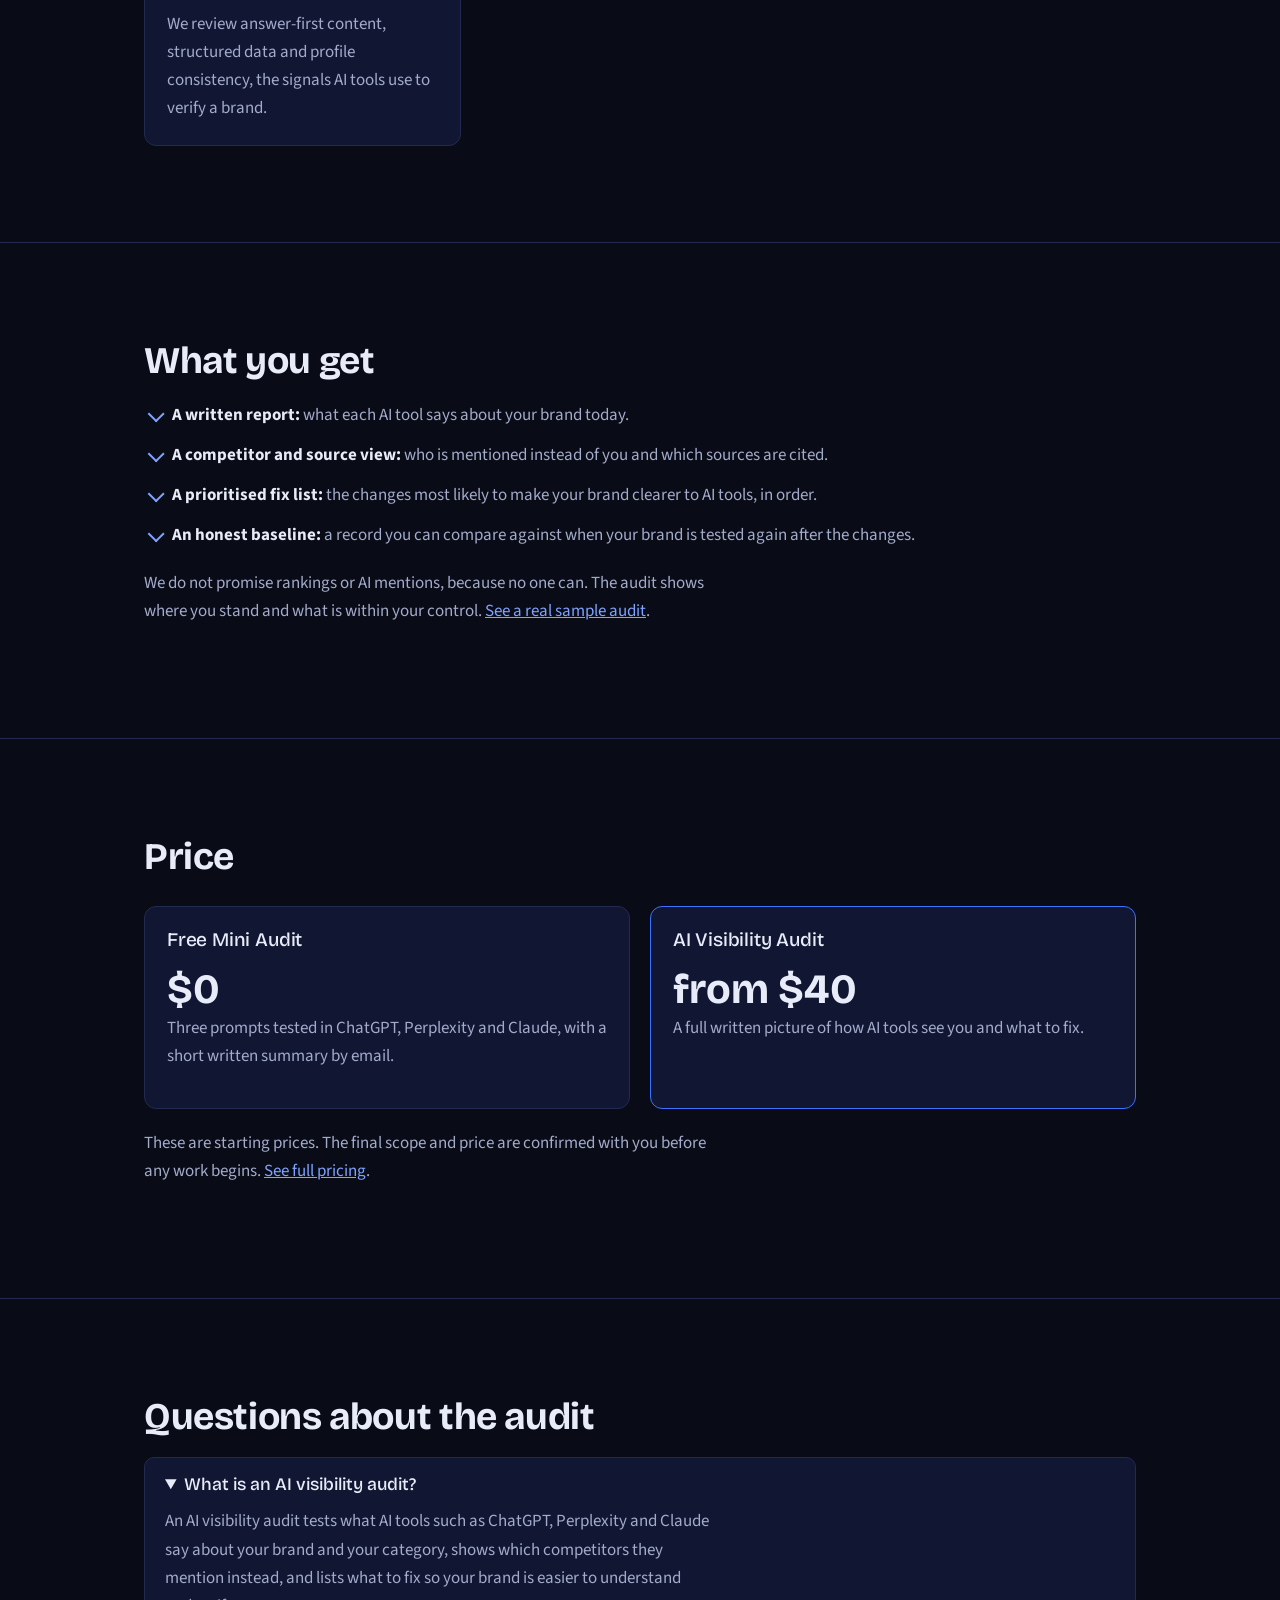
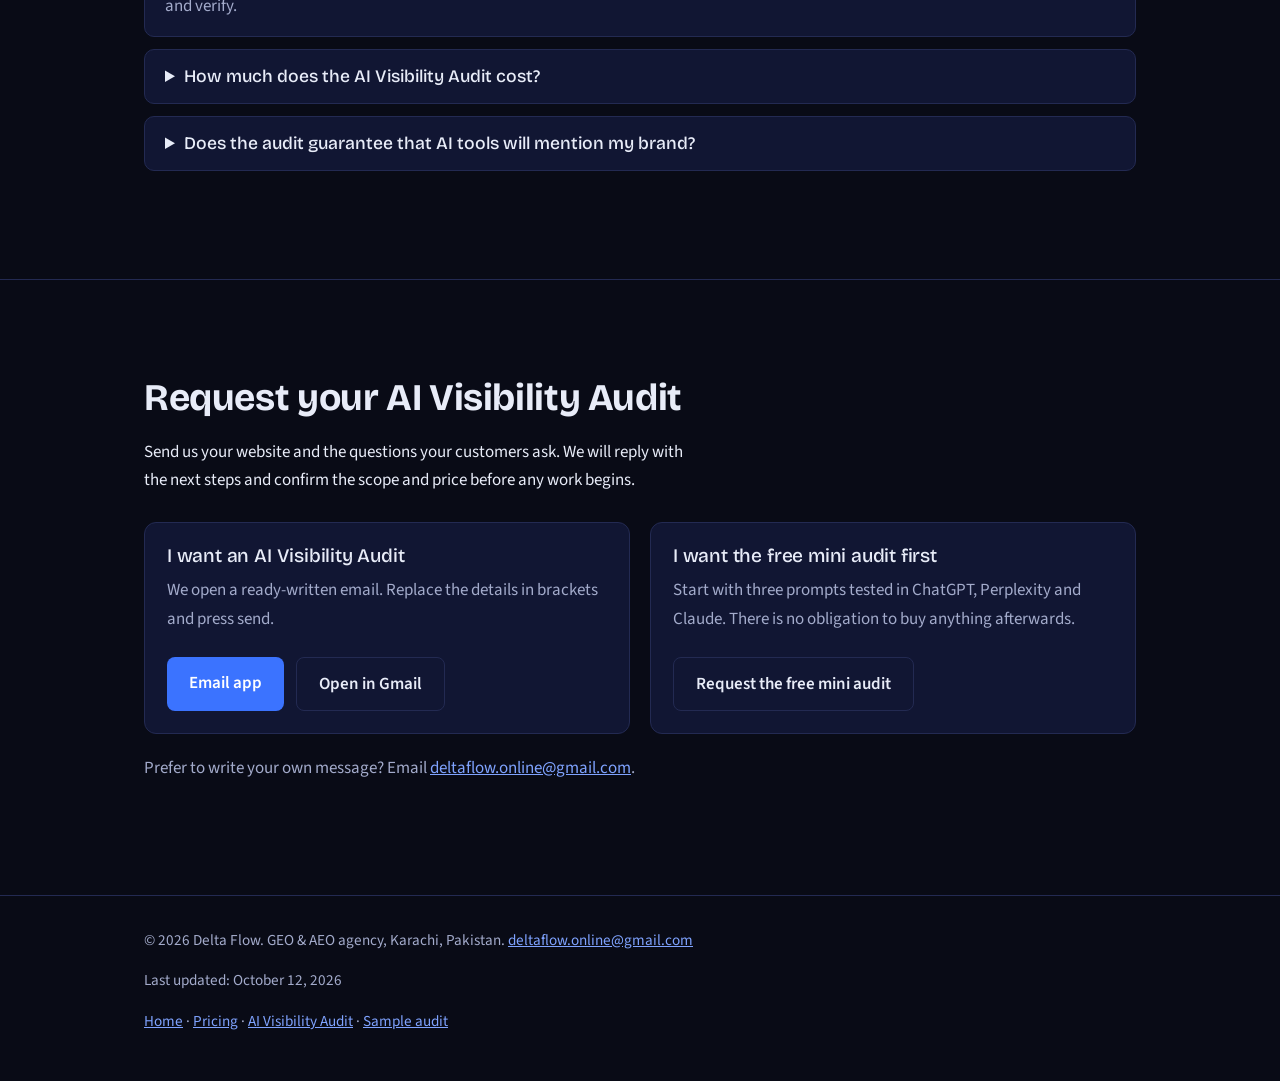
<file: ai-visibility-audit.html>
<!DOCTYPE html>
<html lang="en">
<head>
<meta charset="utf-8">
<meta name="viewport" content="width=device-width, initial-scale=1">
<title>AI Visibility Audit from $40 | Delta Flow</title>
<meta name="description" content="The Delta Flow AI Visibility Audit tests your brand in ChatGPT, Perplexity and Claude and lists what to fix. Written report from $40.">
<link rel="canonical" href="https://deltaflow.online/ai-visibility-audit.html">
<meta name="robots" content="index, follow, max-snippet:-1, max-image-preview:large">
<meta name="author" content="Usama KK">
<meta name="theme-color" content="#090b16">
<link rel="icon" href="data:image/svg+xml,%3Csvg xmlns='http://www.w3.org/2000/svg' viewBox='0 0 64 64'%3E%3Ccircle cx='32' cy='32' r='30' fill='%23050714' stroke='%233b73ff' stroke-width='3'/%3E%3Cpath d='M32 14 50 46H14z' fill='none' stroke='%237fa3ff' stroke-width='5' stroke-linejoin='round'/%3E%3C/svg%3E">
<link rel="apple-touch-icon" href="https://deltaflow.online/logo.png">
<meta property="og:type" content="website">
<meta property="og:site_name" content="Delta Flow">
<meta property="og:locale" content="en_US">
<meta property="og:title" content="AI Visibility Audit from $40 | Delta Flow">
<meta property="og:description" content="The Delta Flow AI Visibility Audit tests your brand in ChatGPT, Perplexity and Claude and lists what to fix. Written report from $40.">
<meta property="og:url" content="https://deltaflow.online/ai-visibility-audit.html">
<meta property="og:image" content="https://deltaflow.online/logo.png">
<meta property="og:image:alt" content="Delta Flow logo">
<meta name="twitter:card" content="summary">
<meta name="twitter:site" content="@DeltaFlowGEO">
<meta name="twitter:title" content="AI Visibility Audit from $40 | Delta Flow">
<meta name="twitter:description" content="The Delta Flow AI Visibility Audit tests your brand in ChatGPT, Perplexity and Claude and lists what to fix. Written report from $40.">
<meta name="twitter:image" content="https://deltaflow.online/logo.png">
<link rel="preconnect" href="https://fonts.googleapis.com">
<link rel="preconnect" href="https://fonts.gstatic.com" crossorigin>
<link href="https://fonts.googleapis.com/css2?family=Bricolage+Grotesque:wght@500;700&family=Source+Sans+3:wght@400;600&display=swap" rel="stylesheet">
<link rel="stylesheet" href="/style.css">
<script type="application/ld+json">
{
 "@context": "https://schema.org",
 "@graph": [
  {
   "@type": "WebPage",
   "@id": "https://deltaflow.online/ai-visibility-audit.html#webpage",
   "url": "https://deltaflow.online/ai-visibility-audit.html",
   "name": "AI Visibility Audit from $40 | Delta Flow",
   "inLanguage": "en",
   "isPartOf": {
    "@id": "https://deltaflow.online/#website"
   },
   "about": {
    "@id": "https://deltaflow.online/#organization"
   },
   "dateModified": "2026-10-12"
  },
  {
   "@type": "Service",
   "@id": "https://deltaflow.online/ai-visibility-audit.html#service",
   "name": "AI Visibility Audit",
   "serviceType": "AI search visibility audit",
   "description": "A written audit of how ChatGPT, Perplexity and Claude describe your brand, who they mention instead, and what to fix.",
   "provider": {
    "@id": "https://deltaflow.online/#organization"
   },
   "areaServed": "Worldwide",
   "offers": {
    "@type": "Offer",
    "priceSpecification": {
     "@type": "PriceSpecification",
     "minPrice": 40,
     "priceCurrency": "USD"
    }
   }
  },
  {
   "@type": "FAQPage",
   "@id": "https://deltaflow.online/ai-visibility-audit.html#faq-data",
   "mainEntity": [
    {
     "@type": "Question",
     "name": "What is an AI visibility audit?",
     "acceptedAnswer": {
      "@type": "Answer",
      "text": "An AI visibility audit tests what AI tools such as ChatGPT, Perplexity and Claude say about your brand and your category, shows which competitors they mention instead, and lists what to fix so your brand is easier to understand and verify."
     }
    },
    {
     "@type": "Question",
     "name": "How much does the AI Visibility Audit cost?",
     "acceptedAnswer": {
      "@type": "Answer",
      "text": "The AI Visibility Audit starts from $40. The Free Mini Audit, which checks three prompts, costs nothing. The final scope and price are confirmed with you before any work begins."
     }
    },
    {
     "@type": "Question",
     "name": "Does the audit guarantee that AI tools will mention my brand?",
     "acceptedAnswer": {
      "@type": "Answer",
      "text": "No. No one can guarantee that ChatGPT, Perplexity or Claude will mention a brand. The audit shows where your brand stands today and which signals you can improve."
     }
    }
   ]
  }
 ]
}
</script>
</head>
<body>
<a class="skip" href="#top">Skip to content</a>
<header><div class="wrap"><nav aria-label="Main"><a class="logo" href="/"><b>DF</b>Delta Flow</a><ul><li><a href="/#why">Why it matters</a></li><li><a href="/#services">Services</a></li><li><a href="/pricing.html">Pricing</a></li><li><a href="/#process">Process</a></li><li><a href="/#about">About</a></li><li><a href="/#faq">FAQ</a></li><li><a href="/#contact">Contact</a></li></ul></nav></div></header>
<main id="top">
<div class="wrap"><div class="hero"><div>
<h1>AI Visibility Audit: see what ChatGPT, Perplexity and Claude say about your brand.</h1>
<p class="lead">A written audit of how AI tools describe your brand today, who they mention instead of you, and what to fix. From $40.</p>
<div class="cta"><a class="btn" href="#start">Request an AI Visibility Audit</a><a class="btn alt" href="/sample-audit.html">See a sample audit</a></div>
</div></div></div>

<section id="what-is"><div class="wrap">
<h2>What is an AI visibility audit?</h2>
<div class="answer"><p><strong>An AI visibility audit</strong> tests what AI tools such as ChatGPT, Perplexity and Claude say about your brand and your category, shows which competitors they mention instead, and lists what to fix so your brand is easier to understand and verify.</p></div>
</div></section>

<section id="checks"><div class="wrap">
<h2>What we check</h2>
<div class="grid">
<article class="card"><h3>Whether you appear</h3><p>We ask real customer questions about your category in ChatGPT, Perplexity and Claude and record whether your brand is mentioned.</p></article>
<article class="card"><h3>How you are described</h3><p>We check that the name, location, services and prices AI tools give for your brand are correct and consistent.</p></article>
<article class="card"><h3>Who appears instead</h3><p>We list the competitors and sources AI tools use in place of your brand, so you can see where the gap is.</p></article>
<article class="card"><h3>Your website and profiles</h3><p>We review answer-first content, structured data and profile consistency, the signals AI tools use to verify a brand.</p></article>
</div></div></section>

<section id="get"><div class="wrap">
<h2>What you get</h2>
<ul class="ticks">
<li><strong>A written report:</strong> what each AI tool says about your brand today.</li>
<li><strong>A competitor and source view:</strong> who is mentioned instead of you and which sources are cited.</li>
<li><strong>A prioritised fix list:</strong> the changes most likely to make your brand clearer to AI tools, in order.</li>
<li><strong>An honest baseline:</strong> a record you can compare against when your brand is tested again after the changes.</li></ul>
<p class="note" style="margin-top:20px">We do not promise rankings or AI mentions, because no one can. The audit shows where you stand and what is within your control. <a href="/sample-audit.html">See a real sample audit</a>.</p>
</div></section>

<section id="price"><div class="wrap">
<h2>Price</h2>
<div class="grid"><article class="card plan"><h3>Free Mini Audit</h3><p class="price">$0</p><p class="for">Three prompts tested in ChatGPT, Perplexity and Claude, with a short written summary by email.</p></article><article class="card plan hot"><h3>AI Visibility Audit</h3><p class="price">from $40</p><p class="for">A full written picture of how AI tools see you and what to fix.</p></article></div>
<p class="note" style="margin-top:20px">These are starting prices. The final scope and price are confirmed with you before any work begins. <a href="/pricing.html">See full pricing</a>.</p>
</div></section>

<section id="faq"><div class="wrap"><h2>Questions about the audit</h2>
<details open><summary>What is an AI visibility audit?</summary><p>An AI visibility audit tests what AI tools such as ChatGPT, Perplexity and Claude say about your brand and your category, shows which competitors they mention instead, and lists what to fix so your brand is easier to understand and verify.</p></details><details><summary>How much does the AI Visibility Audit cost?</summary><p>The AI Visibility Audit starts from $40. The Free Mini Audit, which checks three prompts, costs nothing. The final scope and price are confirmed with you before any work begins.</p></details><details><summary>Does the audit guarantee that AI tools will mention my brand?</summary><p>No. No one can guarantee that ChatGPT, Perplexity or Claude will mention a brand. The audit shows where your brand stands today and which signals you can improve.</p></details>
</div></section>

<section id="start"><div class="wrap">
<h2>Request your AI Visibility Audit</h2>
<p>Send us your website and the questions your customers ask. We will reply with the next steps and confirm the scope and price before any work begins.</p>
<div class="grid">
<article class="card"><h3>I want an AI Visibility Audit</h3><p>We open a ready-written email. Replace the details in brackets and press send.</p><div class="cta"><a class="btn" href="mailto:deltaflow.online@gmail.com?subject=AI%20Visibility%20Audit%20request&amp;body=Hello%20Delta%20Flow%20team%2C%0A%0AI%20would%20like%20an%20AI%20Visibility%20Audit.%0A%0AWebsite%3A%20%5Byour%20website%20link%5D%0ABusiness%20name%3A%20%5Byour%20business%20name%5D%0ACity%20and%20country%3A%20%5Byour%20city%20and%20country%5D%0AMain%20services%3A%20%5Bwhat%20you%20sell%20or%20offer%5D%0A%0AThank%20you%2C%0A%5Byour%20name%5D">Email app</a> <a class="btn alt" href="https://mail.google.com/mail/?view=cm&amp;fs=1&amp;to=deltaflow.online@gmail.com&amp;su=AI%20Visibility%20Audit%20request&amp;body=Hello%20Delta%20Flow%20team%2C%0A%0AI%20would%20like%20an%20AI%20Visibility%20Audit.%0A%0AWebsite%3A%20%5Byour%20website%20link%5D%0ABusiness%20name%3A%20%5Byour%20business%20name%5D%0ACity%20and%20country%3A%20%5Byour%20city%20and%20country%5D%0AMain%20services%3A%20%5Bwhat%20you%20sell%20or%20offer%5D%0A%0AThank%20you%2C%0A%5Byour%20name%5D" target="_blank" rel="noopener">Open in Gmail</a></div></article>
<article class="card"><h3>I want the free mini audit first</h3><p>Start with three prompts tested in ChatGPT, Perplexity and Claude. There is no obligation to buy anything afterwards.</p><div class="cta"><a class="btn alt" href="/#contact">Request the free mini audit</a></div></article>
</div>
<p style="margin-top:20px;color:var(--muted)">Prefer to write your own message? Email <a href="mailto:deltaflow.online@gmail.com">deltaflow.online@gmail.com</a>.</p>
</div></section>
</main>
<footer><div class="wrap">
<p>© 2026 Delta Flow. GEO &amp; AEO agency, Karachi, Pakistan. <a href="mailto:deltaflow.online@gmail.com">deltaflow.online@gmail.com</a></p>
<p>Last updated: <time datetime="2026-10-12">October 12, 2026</time></p>
<p style="margin-top:16px"><a href="/">Home</a> · <a href="/pricing.html">Pricing</a> · <a href="/ai-visibility-audit.html">AI Visibility Audit</a> · <a href="/sample-audit.html">Sample audit</a></p>
</div></footer>
</body>
</html>
</file>
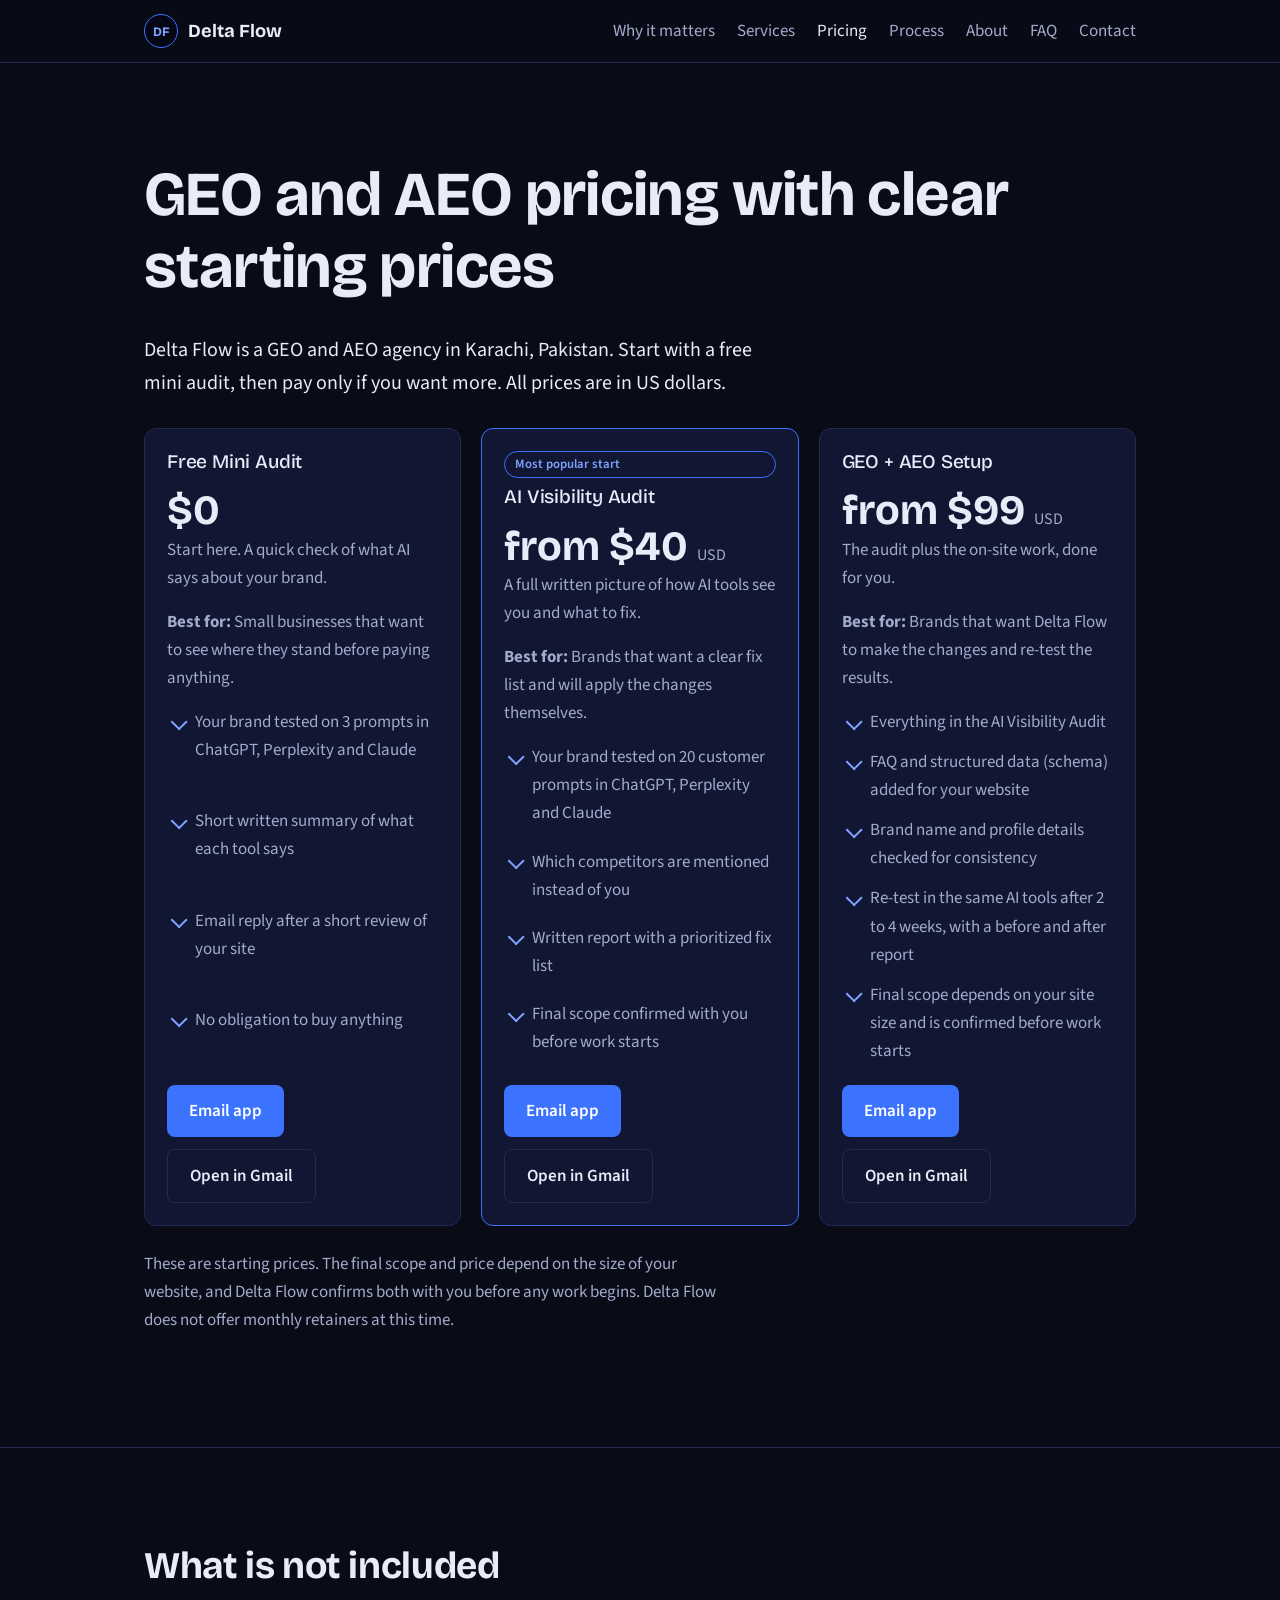
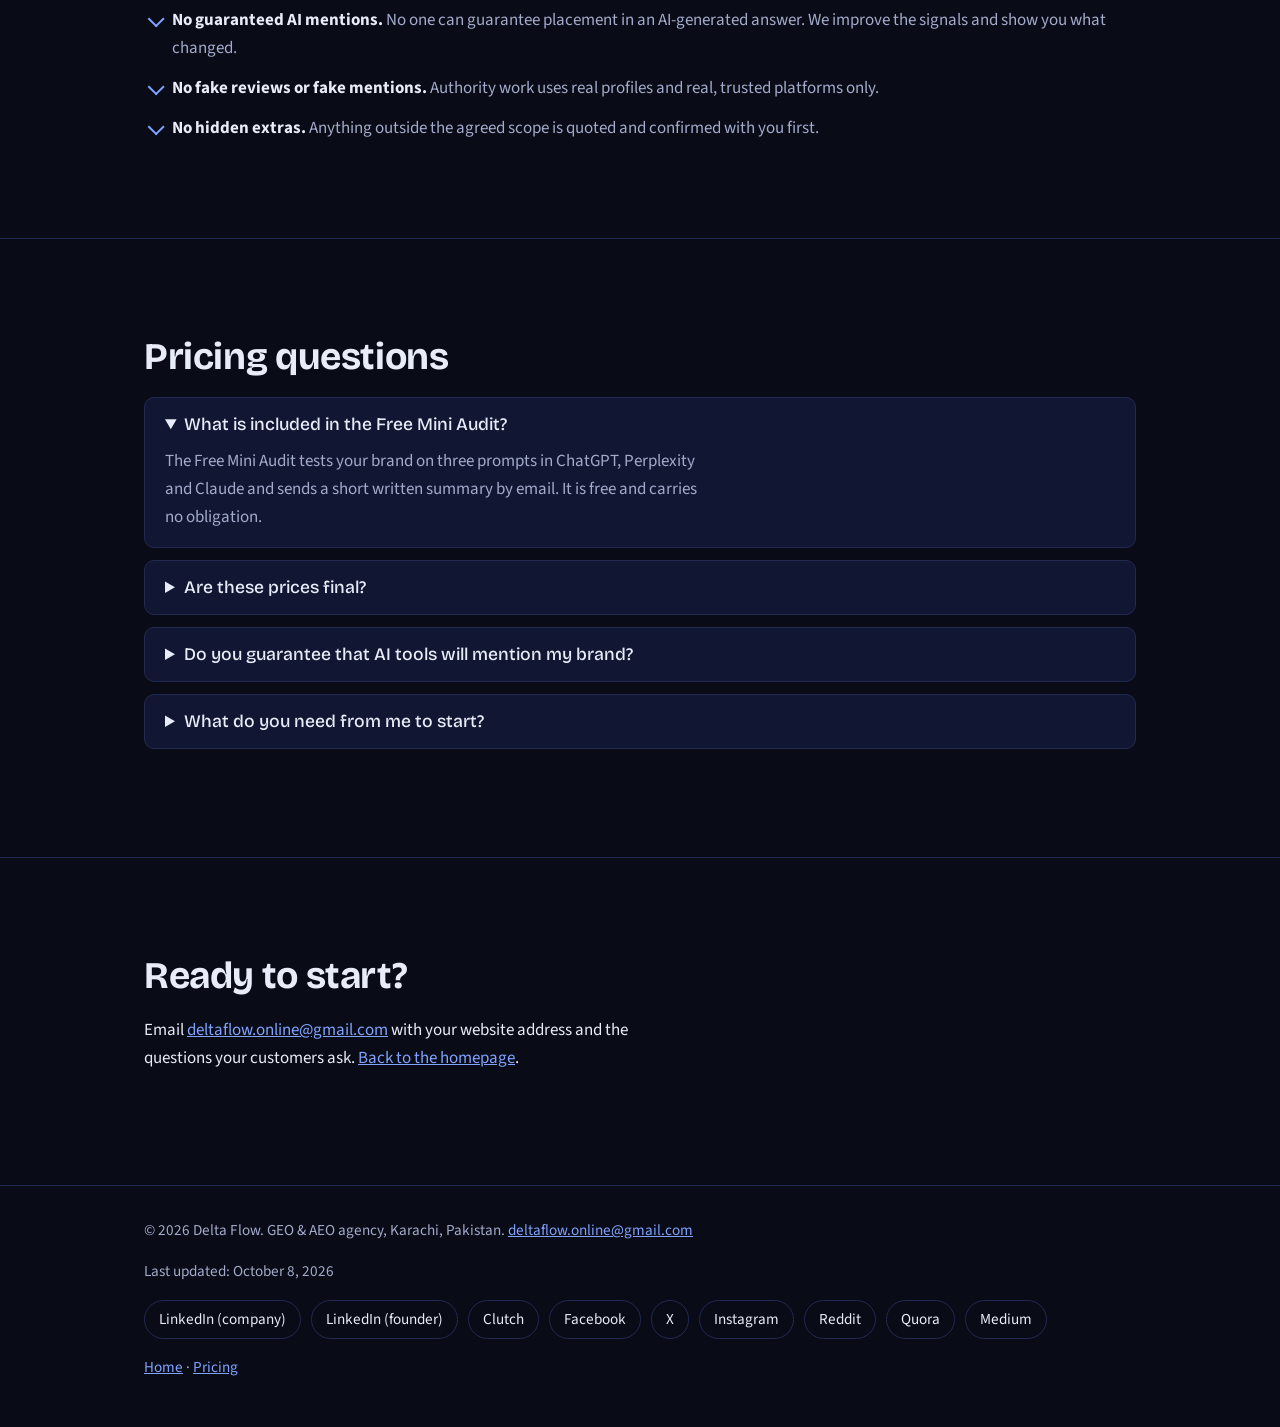
<file: pricing.html>
<!DOCTYPE html>
<html lang="en">
<head>
<meta charset="utf-8">
<meta name="viewport" content="width=device-width, initial-scale=1">
<title>GEO &amp; AEO Pricing | Free Mini Audit, Audit from $40 | Delta Flow</title>
<meta name="description" content="Affordable GEO and AEO pricing from Delta Flow in Karachi: a free mini audit, an AI Visibility Audit from $40 and a GEO and AEO Setup from $99.">
<link rel="canonical" href="https://deltaflow.online/pricing.html">
<meta name="robots" content="index, follow, max-snippet:-1, max-image-preview:large">
<meta name="author" content="Usama KK">
<meta name="theme-color" content="#090b16">
<link rel="icon" href="data:image/svg+xml,%3Csvg xmlns='http://www.w3.org/2000/svg' viewBox='0 0 64 64'%3E%3Ccircle cx='32' cy='32' r='30' fill='%23050714' stroke='%233b73ff' stroke-width='3'/%3E%3Cpath d='M32 14 50 46H14z' fill='none' stroke='%237fa3ff' stroke-width='5' stroke-linejoin='round'/%3E%3C/svg%3E">
<link rel="apple-touch-icon" href="https://deltaflow.online/logo.png">
<meta property="og:type" content="website">
<meta property="og:site_name" content="Delta Flow">
<meta property="og:locale" content="en_US">
<meta property="og:title" content="GEO &amp; AEO Pricing | Free Mini Audit, Audit from $40 | Delta Flow">
<meta property="og:description" content="Affordable GEO and AEO pricing from Delta Flow in Karachi: a free mini audit, an AI Visibility Audit from $40 and a GEO and AEO Setup from $99.">
<meta property="og:url" content="https://deltaflow.online/pricing.html">
<meta property="og:image" content="https://deltaflow.online/logo.png">
<meta property="og:image:alt" content="Delta Flow logo">
<meta name="twitter:card" content="summary">
<meta name="twitter:site" content="@DeltaFlowGEO">
<meta name="twitter:title" content="GEO &amp; AEO Pricing | Free Mini Audit, Audit from $40 | Delta Flow">
<meta name="twitter:description" content="Affordable GEO and AEO pricing from Delta Flow in Karachi: a free mini audit, an AI Visibility Audit from $40 and a GEO and AEO Setup from $99.">
<meta name="twitter:image" content="https://deltaflow.online/logo.png">
<link rel="preconnect" href="https://fonts.googleapis.com">
<link rel="preconnect" href="https://fonts.gstatic.com" crossorigin>
<link href="https://fonts.googleapis.com/css2?family=Bricolage+Grotesque:wght@500;700&family=Source+Sans+3:wght@400;600&display=swap" rel="stylesheet">
<link rel="stylesheet" href="/style.css">
<script type="application/ld+json">
{
 "@context": "https://schema.org",
 "@graph": [
  {
   "@type": "ProfessionalService",
   "@id": "https://deltaflow.online/#organization",
   "name": "Delta Flow",
   "alternateName": "Delta Flow GEO & AEO Agency",
   "url": "https://deltaflow.online/",
   "logo": {
    "@type": "ImageObject",
    "url": "https://deltaflow.online/logo.png",
    "width": 800,
    "height": 800
   },
   "image": "https://deltaflow.online/logo.png",
   "email": "deltaflow.online@gmail.com",
   "description": "Delta Flow is a GEO and AEO agency that helps brands get found, understood and cited by AI search tools like ChatGPT, Perplexity and Claude.",
   "slogan": "Be the answer when customers ask AI.",
   "priceRange": "$0 - $99+",
   "address": {
    "@type": "PostalAddress",
    "addressLocality": "Karachi",
    "addressRegion": "Sindh",
    "addressCountry": "PK"
   },
   "areaServed": [
    "Karachi",
    "Pakistan",
    "Worldwide"
   ],
   "knowsLanguage": [
    "English",
    "Urdu"
   ],
   "contactPoint": {
    "@type": "ContactPoint",
    "contactType": "customer support",
    "email": "deltaflow.online@gmail.com",
    "availableLanguage": [
     "English",
     "Urdu"
    ]
   },
   "founder": {
    "@id": "https://deltaflow.online/#founder"
   },
   "knowsAbout": [
    "Generative Engine Optimization",
    "Answer Engine Optimization",
    "AI search visibility",
    "Structured data",
    "Brand entity consistency"
   ],
   "hasOfferCatalog": {
    "@type": "OfferCatalog",
    "name": "GEO and AEO services",
    "itemListElement": [
     {
      "@type": "Offer",
      "itemOffered": {
       "@type": "Service",
       "name": "Free Mini Audit"
      },
      "price": "0",
      "priceCurrency": "USD"
     },
     {
      "@type": "Offer",
      "itemOffered": {
       "@type": "Service",
       "name": "AI Visibility Audit"
      },
      "priceSpecification": {
       "@type": "PriceSpecification",
       "minPrice": 40,
       "priceCurrency": "USD"
      }
     },
     {
      "@type": "Offer",
      "itemOffered": {
       "@type": "Service",
       "name": "GEO and AEO Setup"
      },
      "priceSpecification": {
       "@type": "PriceSpecification",
       "minPrice": 99,
       "priceCurrency": "USD"
      }
     },
     {
      "@type": "Offer",
      "itemOffered": {
       "@type": "Service",
       "name": "Generative Engine Optimization"
      }
     },
     {
      "@type": "Offer",
      "itemOffered": {
       "@type": "Service",
       "name": "Answer Engine Optimization"
      }
     },
     {
      "@type": "Offer",
      "itemOffered": {
       "@type": "Service",
       "name": "Structured data and technical setup"
      }
     },
     {
      "@type": "Offer",
      "itemOffered": {
       "@type": "Service",
       "name": "Authority and citation building"
      }
     }
    ]
   },
   "sameAs": [
    "https://www.linkedin.com/company/deltaflow-online/",
    "https://clutch.co/profile/delta-flow",
    "https://www.facebook.com/profile.php?id=61595238053242",
    "https://x.com/DeltaFlowGEO",
    "https://www.instagram.com/deltaflowgeo/",
    "https://www.reddit.com/user/DeltaFlow-pk/",
    "https://www.quora.com/profile/Delta-Flow-2",
    "https://medium.com/@deltaflow.online"
   ]
  },
  {
   "@type": "Person",
   "@id": "https://deltaflow.online/#founder",
   "name": "Usama KK",
   "jobTitle": "Founder, GEO & AEO Specialist",
   "description": "Usama KK is the founder of Delta Flow, a GEO and AEO agency in Karachi, Pakistan. He leads every project, from the AI visibility audit to re-testing in ChatGPT, Perplexity and Claude.",
   "worksFor": {
    "@id": "https://deltaflow.online/#organization"
   },
   "email": "deltaflow.online@gmail.com",
   "address": {
    "@type": "PostalAddress",
    "addressLocality": "Karachi",
    "addressCountry": "PK"
   },
   "knowsAbout": [
    "Generative Engine Optimization",
    "Answer Engine Optimization",
    "AI search visibility",
    "Structured data",
    "Brand entity consistency"
   ],
   "sameAs": [
    "https://www.linkedin.com/in/usama-kk-deltaflow/"
   ]
  },
  {
   "@type": "WebSite",
   "@id": "https://deltaflow.online/#website",
   "url": "https://deltaflow.online/",
   "name": "Delta Flow",
   "inLanguage": "en",
   "publisher": {
    "@id": "https://deltaflow.online/#organization"
   }
  },
  {
   "@type": "WebPage",
   "@id": "https://deltaflow.online/pricing.html#webpage",
   "url": "https://deltaflow.online/pricing.html",
   "name": "GEO & AEO Pricing | Delta Flow",
   "inLanguage": "en",
   "isPartOf": {
    "@id": "https://deltaflow.online/#website"
   },
   "about": {
    "@id": "https://deltaflow.online/#organization"
   },
   "primaryImageOfPage": {
    "@type": "ImageObject",
    "url": "https://deltaflow.online/logo.png"
   },
   "dateModified": "2026-10-08",
   "breadcrumb": {
    "@id": "https://deltaflow.online/pricing.html#breadcrumb"
   }
  },
  {
   "@type": "BreadcrumbList",
   "itemListElement": [
    {
     "@type": "ListItem",
     "position": 1,
     "name": "Home",
     "item": "https://deltaflow.online/"
    },
    {
     "@type": "ListItem",
     "position": 2,
     "name": "Pricing",
     "item": "https://deltaflow.online/pricing.html"
    }
   ],
   "@id": "https://deltaflow.online/pricing.html#breadcrumb"
  },
  {
   "@type": "Service",
   "@id": "https://deltaflow.online/pricing.html#free-mini-audit",
   "name": "Free Mini Audit",
   "description": "Start here. A quick check of what AI says about your brand.",
   "provider": {
    "@id": "https://deltaflow.online/#organization"
   },
   "areaServed": [
    "Karachi",
    "Pakistan",
    "Worldwide"
   ],
   "offers": {
    "@type": "Offer",
    "price": "0",
    "priceCurrency": "USD",
    "url": "https://deltaflow.online/pricing.html"
   }
  },
  {
   "@type": "Service",
   "@id": "https://deltaflow.online/pricing.html#ai-visibility-audit",
   "name": "AI Visibility Audit",
   "description": "A full written picture of how AI tools see you and what to fix.",
   "provider": {
    "@id": "https://deltaflow.online/#organization"
   },
   "areaServed": [
    "Karachi",
    "Pakistan",
    "Worldwide"
   ],
   "offers": {
    "@type": "Offer",
    "priceSpecification": {
     "@type": "PriceSpecification",
     "minPrice": 40,
     "priceCurrency": "USD"
    },
    "url": "https://deltaflow.online/pricing.html"
   }
  },
  {
   "@type": "Service",
   "@id": "https://deltaflow.online/pricing.html#geo-aeo-setup",
   "name": "GEO + AEO Setup",
   "description": "The audit plus the on-site work, done for you.",
   "provider": {
    "@id": "https://deltaflow.online/#organization"
   },
   "areaServed": [
    "Karachi",
    "Pakistan",
    "Worldwide"
   ],
   "offers": {
    "@type": "Offer",
    "priceSpecification": {
     "@type": "PriceSpecification",
     "minPrice": 99,
     "priceCurrency": "USD"
    },
    "url": "https://deltaflow.online/pricing.html"
   }
  },
  {
   "@type": "FAQPage",
   "@id": "https://deltaflow.online/pricing.html#faq-data",
   "mainEntity": [
    {
     "@type": "Question",
     "name": "What is included in the Free Mini Audit?",
     "acceptedAnswer": {
      "@type": "Answer",
      "text": "The Free Mini Audit tests your brand on three prompts in ChatGPT, Perplexity and Claude and sends a short written summary by email. It is free and carries no obligation."
     }
    },
    {
     "@type": "Question",
     "name": "Are these prices final?",
     "acceptedAnswer": {
      "@type": "Answer",
      "text": "The prices are starting prices. The final price depends on the size of your website and the scope of work, and Delta Flow confirms it with you before any work begins."
     }
    },
    {
     "@type": "Question",
     "name": "Do you guarantee that AI tools will mention my brand?",
     "acceptedAnswer": {
      "@type": "Answer",
      "text": "No. No one can guarantee placement in an AI-generated answer. Delta Flow improves clarity, structure, consistency and trusted mentions, then re-tests your brand in ChatGPT, Perplexity and Claude to show what changed."
     }
    },
    {
     "@type": "Question",
     "name": "What do you need from me to start?",
     "acceptedAnswer": {
      "@type": "Answer",
      "text": "Your website address, your business type and the questions your customers usually ask. Email deltaflow.online@gmail.com and Delta Flow will reply with the next steps."
     }
    }
   ]
  }
 ]
}
</script>
</head>
<body>
<a class="skip" href="#top">Skip to content</a>
<header><div class="wrap"><nav aria-label="Main"><a class="logo" href="/"><b>DF</b>Delta Flow</a><ul><li><a href="/#why">Why it matters</a></li><li><a href="/#services">Services</a></li><li><a href="/pricing.html" aria-current="page">Pricing</a></li><li><a href="/#process">Process</a></li><li><a href="/#about">About</a></li><li><a href="/#faq">FAQ</a></li><li><a href="/#contact">Contact</a></li></ul></nav></div></header>
<main id="top">
<section style="border-top:0"><div class="wrap">
<h1>GEO and AEO pricing with clear starting prices</h1>
<p class="lede">Delta Flow is a GEO and AEO agency in Karachi, Pakistan. Start with a free mini audit, then pay only if you want more. All prices are in US dollars.</p>
<div class="grid"><article class="card plan"><h3>Free Mini Audit</h3><p class="price">$0</p><p class="for">Start here. A quick check of what AI says about your brand.</p><p class="for"><strong>Best for:</strong> Small businesses that want to see where they stand before paying anything.</p><ul class="ticks"><li>Your brand tested on 3 prompts in ChatGPT, Perplexity and Claude</li><li>Short written summary of what each tool says</li><li>Email reply after a short review of your site</li><li>No obligation to buy anything</li></ul><div class="cta" style="margin-top:0"><a class="btn" href="mailto:deltaflow.online@gmail.com?subject=Free%20Mini%20Audit%20request&amp;body=Hello%20Delta%20Flow%20team%2C%0A%0AI%20would%20like%20a%20free%20mini%20audit.%0A%0AWebsite%3A%20%5Byour%20website%20link%5D%0ABusiness%20name%3A%20%5Byour%20business%20name%5D%0ACity%20and%20country%3A%20%5Byour%20city%20and%20country%5D%0AMain%20services%3A%20%5Bwhat%20you%20sell%20or%20offer%5D%0A%0AThank%20you%2C%0A%5Byour%20name%5D">Email app</a> <a class="btn alt" href="https://mail.google.com/mail/?view=cm&amp;fs=1&amp;to=deltaflow.online@gmail.com&amp;su=Free%20Mini%20Audit%20request&amp;body=Hello%20Delta%20Flow%20team%2C%0A%0AI%20would%20like%20a%20free%20mini%20audit.%0A%0AWebsite%3A%20%5Byour%20website%20link%5D%0ABusiness%20name%3A%20%5Byour%20business%20name%5D%0ACity%20and%20country%3A%20%5Byour%20city%20and%20country%5D%0AMain%20services%3A%20%5Bwhat%20you%20sell%20or%20offer%5D%0A%0AThank%20you%2C%0A%5Byour%20name%5D" target="_blank" rel="noopener">Open in Gmail</a></div></article><article class="card plan hot"><span class="tag">Most popular start</span><h3>AI Visibility Audit</h3><p class="price">from $40 <small>USD</small></p><p class="for">A full written picture of how AI tools see you and what to fix.</p><p class="for"><strong>Best for:</strong> Brands that want a clear fix list and will apply the changes themselves.</p><ul class="ticks"><li>Your brand tested on 20 customer prompts in ChatGPT, Perplexity and Claude</li><li>Which competitors are mentioned instead of you</li><li>Written report with a prioritized fix list</li><li>Final scope confirmed with you before work starts</li></ul><div class="cta" style="margin-top:0"><a class="btn" href="mailto:deltaflow.online@gmail.com?subject=AI%20Visibility%20Audit%20request&amp;body=Hello%20Delta%20Flow%20team%2C%0A%0AI%20would%20like%20an%20AI%20Visibility%20Audit.%0A%0AWebsite%3A%20%5Byour%20website%20link%5D%0ABusiness%20name%3A%20%5Byour%20business%20name%5D%0ACity%20and%20country%3A%20%5Byour%20city%20and%20country%5D%0AMain%20services%3A%20%5Bwhat%20you%20sell%20or%20offer%5D%0A%0AThank%20you%2C%0A%5Byour%20name%5D">Email app</a> <a class="btn alt" href="https://mail.google.com/mail/?view=cm&amp;fs=1&amp;to=deltaflow.online@gmail.com&amp;su=AI%20Visibility%20Audit%20request&amp;body=Hello%20Delta%20Flow%20team%2C%0A%0AI%20would%20like%20an%20AI%20Visibility%20Audit.%0A%0AWebsite%3A%20%5Byour%20website%20link%5D%0ABusiness%20name%3A%20%5Byour%20business%20name%5D%0ACity%20and%20country%3A%20%5Byour%20city%20and%20country%5D%0AMain%20services%3A%20%5Bwhat%20you%20sell%20or%20offer%5D%0A%0AThank%20you%2C%0A%5Byour%20name%5D" target="_blank" rel="noopener">Open in Gmail</a></div></article><article class="card plan"><h3>GEO + AEO Setup</h3><p class="price">from $99 <small>USD</small></p><p class="for">The audit plus the on-site work, done for you.</p><p class="for"><strong>Best for:</strong> Brands that want Delta Flow to make the changes and re-test the results.</p><ul class="ticks"><li>Everything in the AI Visibility Audit</li><li>FAQ and structured data (schema) added for your website</li><li>Brand name and profile details checked for consistency</li><li>Re-test in the same AI tools after 2 to 4 weeks, with a before and after report</li><li>Final scope depends on your site size and is confirmed before work starts</li></ul><div class="cta" style="margin-top:0"><a class="btn" href="mailto:deltaflow.online@gmail.com?subject=GEO%20and%20AEO%20Setup%20request&amp;body=Hello%20Delta%20Flow%20team%2C%0A%0AI%20am%20interested%20in%20the%20GEO%20and%20AEO%20Setup.%0A%0AWebsite%3A%20%5Byour%20website%20link%5D%0ABusiness%20name%3A%20%5Byour%20business%20name%5D%0ACity%20and%20country%3A%20%5Byour%20city%20and%20country%5D%0AWhen%20I%20want%20to%20start%3A%20%5Bdate%20or%20timeline%5D%0A%0AThank%20you%2C%0A%5Byour%20name%5D">Email app</a> <a class="btn alt" href="https://mail.google.com/mail/?view=cm&amp;fs=1&amp;to=deltaflow.online@gmail.com&amp;su=GEO%20and%20AEO%20Setup%20request&amp;body=Hello%20Delta%20Flow%20team%2C%0A%0AI%20am%20interested%20in%20the%20GEO%20and%20AEO%20Setup.%0A%0AWebsite%3A%20%5Byour%20website%20link%5D%0ABusiness%20name%3A%20%5Byour%20business%20name%5D%0ACity%20and%20country%3A%20%5Byour%20city%20and%20country%5D%0AWhen%20I%20want%20to%20start%3A%20%5Bdate%20or%20timeline%5D%0A%0AThank%20you%2C%0A%5Byour%20name%5D" target="_blank" rel="noopener">Open in Gmail</a></div></article></div>
<p class="note" style="margin-top:24px">These are starting prices. The final scope and price depend on the size of your website, and Delta Flow confirms both with you before any work begins. Delta Flow does not offer monthly retainers at this time.</p>
</div></section>
<section><div class="wrap">
<h2>What is not included</h2>
<ul class="ticks">
<li><strong>No guaranteed AI mentions.</strong> No one can guarantee placement in an AI-generated answer. We improve the signals and show you what changed.</li>
<li><strong>No fake reviews or fake mentions.</strong> Authority work uses real profiles and real, trusted platforms only.</li>
<li><strong>No hidden extras.</strong> Anything outside the agreed scope is quoted and confirmed with you first.</li>
</ul></div></section>
<section id="faq"><div class="wrap"><h2>Pricing questions</h2>
<details open><summary>What is included in the Free Mini Audit?</summary><p>The Free Mini Audit tests your brand on three prompts in ChatGPT, Perplexity and Claude and sends a short written summary by email. It is free and carries no obligation.</p></details><details><summary>Are these prices final?</summary><p>The prices are starting prices. The final price depends on the size of your website and the scope of work, and Delta Flow confirms it with you before any work begins.</p></details><details><summary>Do you guarantee that AI tools will mention my brand?</summary><p>No. No one can guarantee placement in an AI-generated answer. Delta Flow improves clarity, structure, consistency and trusted mentions, then re-tests your brand in ChatGPT, Perplexity and Claude to show what changed.</p></details><details><summary>What do you need from me to start?</summary><p>Your website address, your business type and the questions your customers usually ask. Email deltaflow.online@gmail.com and Delta Flow will reply with the next steps.</p></details>
</div></section>
<section><div class="wrap"><h2>Ready to start?</h2>
<p>Email <a href="mailto:deltaflow.online@gmail.com">deltaflow.online@gmail.com</a> with your website address and the questions your customers ask. <a href="/">Back to the homepage</a>.</p>
</div></section>
</main>
<footer><div class="wrap">
<p>© 2026 Delta Flow. GEO &amp; AEO agency, Karachi, Pakistan. <a href="mailto:deltaflow.online@gmail.com">deltaflow.online@gmail.com</a></p>
<p>Last updated: <time datetime="2026-10-08">October 8, 2026</time></p>
<ul class="social"><li><a href="https://www.linkedin.com/company/deltaflow-online/" rel="me noopener">LinkedIn (company)</a></li><li><a href="https://www.linkedin.com/in/usama-kk-deltaflow/" rel="me noopener">LinkedIn (founder)</a></li><li><a href="https://clutch.co/profile/delta-flow" rel="me noopener">Clutch</a></li><li><a href="https://www.facebook.com/profile.php?id=61595238053242" rel="me noopener">Facebook</a></li><li><a href="https://x.com/DeltaFlowGEO" rel="me noopener">X</a></li><li><a href="https://www.instagram.com/deltaflowgeo/" rel="me noopener">Instagram</a></li><li><a href="https://www.reddit.com/user/DeltaFlow-pk/" rel="me noopener">Reddit</a></li><li><a href="https://www.quora.com/profile/Delta-Flow-2" rel="me noopener">Quora</a></li><li><a href="https://medium.com/@deltaflow.online" rel="me noopener">Medium</a></li></ul>
<p style="margin-top:16px"><a href="/">Home</a> · <a href="/pricing.html">Pricing</a></p>
</div></footer>
</body>
</html>
</file>
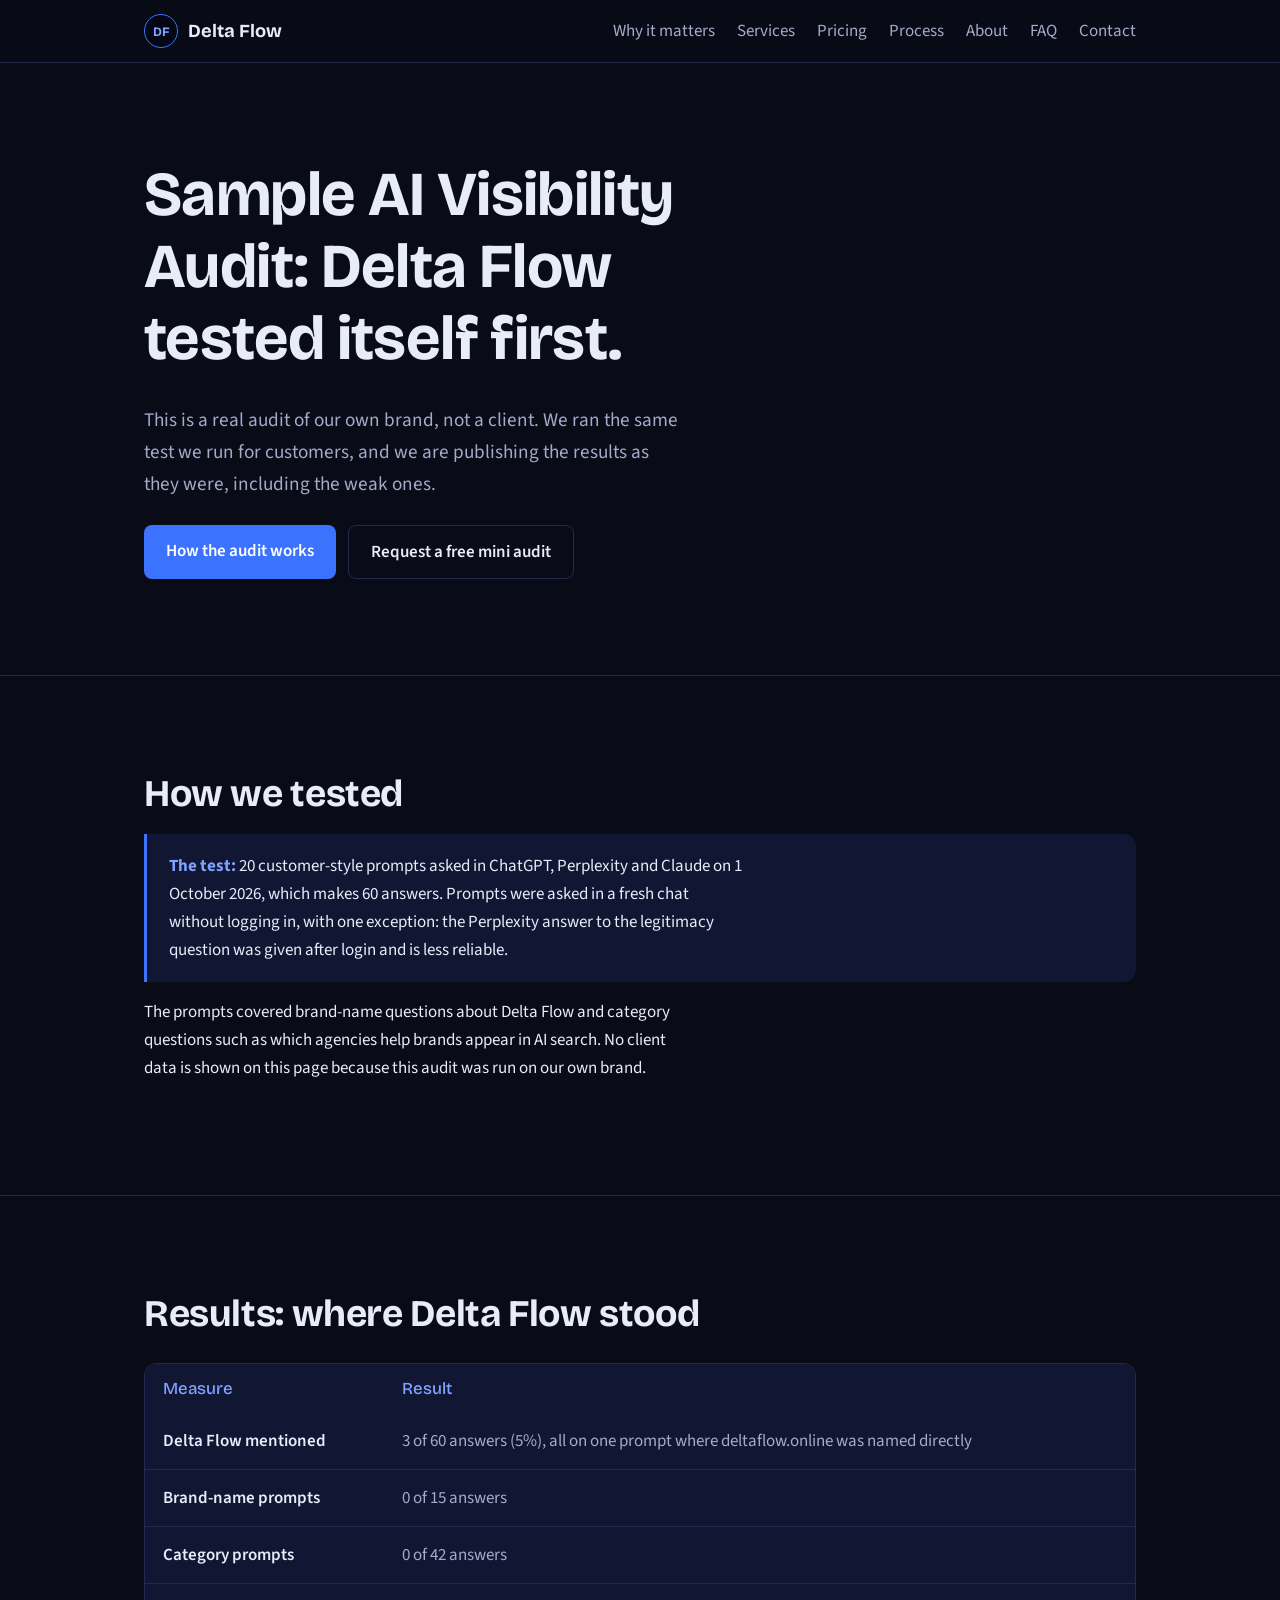
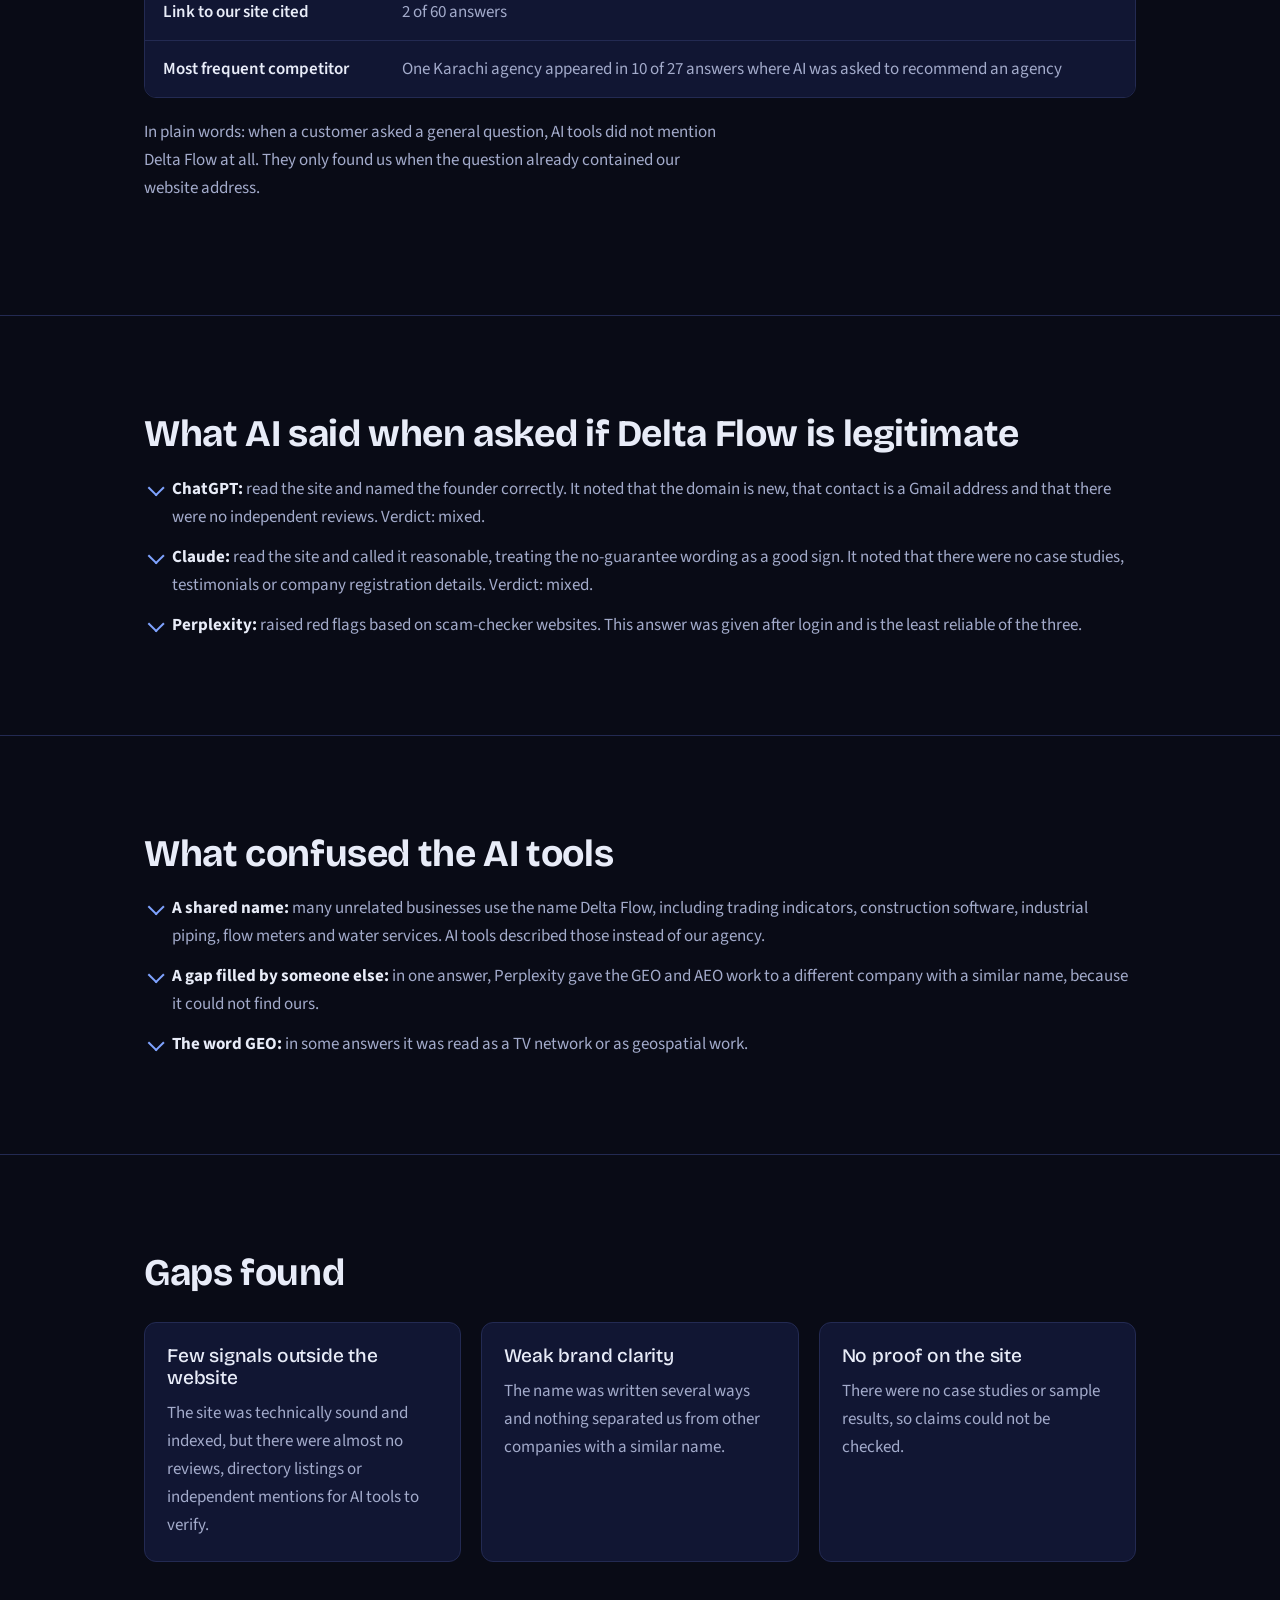
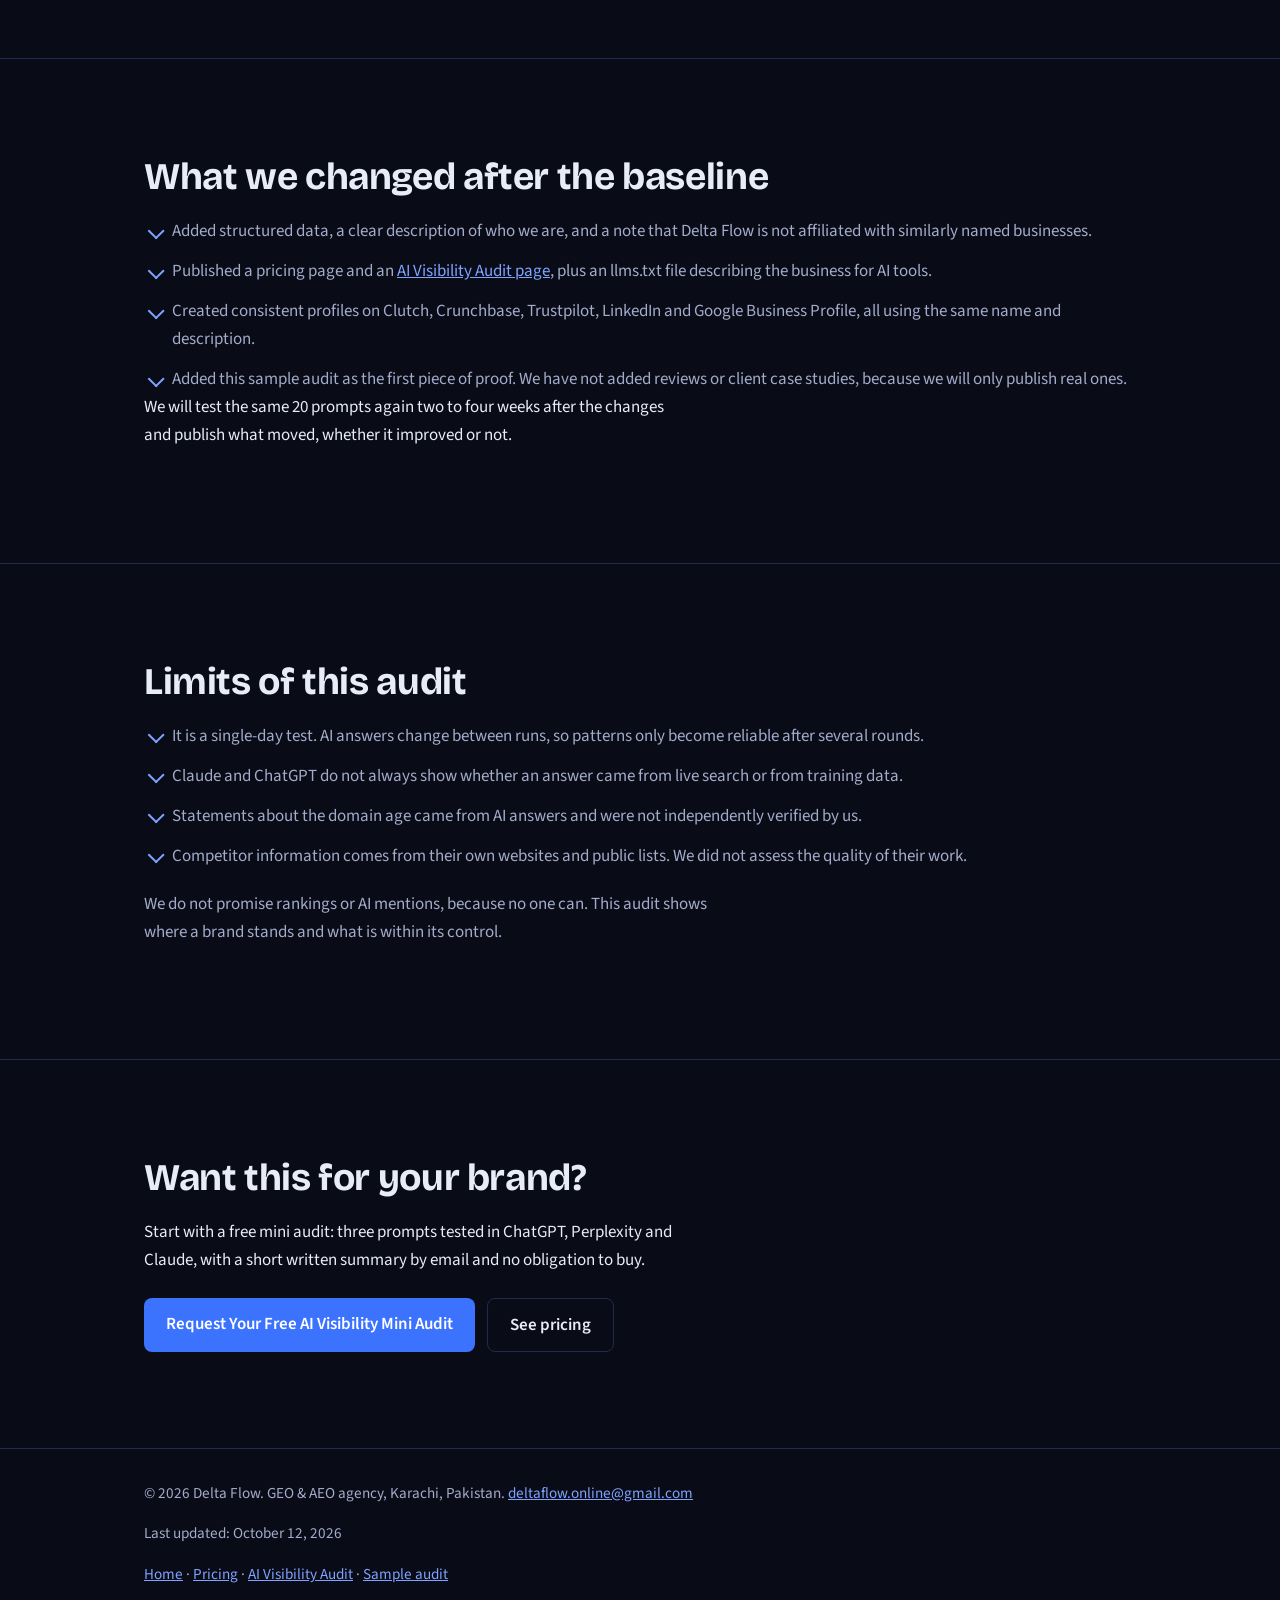
<file: sample-audit.html>
<!DOCTYPE html>
<html lang="en">
<head>
<meta charset="utf-8">
<meta name="viewport" content="width=device-width, initial-scale=1">
<title>Sample AI Visibility Audit: Delta Flow Baseline</title>
<meta name="description" content="A real sample audit: Delta Flow tested itself with 20 prompts in ChatGPT, Perplexity and Claude on 1 Oct 2026. Results, gaps and next steps.">
<link rel="canonical" href="https://deltaflow.online/sample-audit.html">
<meta name="robots" content="index, follow, max-snippet:-1, max-image-preview:large">
<meta name="author" content="Usama KK">
<meta name="theme-color" content="#090b16">
<link rel="icon" href="data:image/svg+xml,%3Csvg xmlns='http://www.w3.org/2000/svg' viewBox='0 0 64 64'%3E%3Ccircle cx='32' cy='32' r='30' fill='%23050714' stroke='%233b73ff' stroke-width='3'/%3E%3Cpath d='M32 14 50 46H14z' fill='none' stroke='%237fa3ff' stroke-width='5' stroke-linejoin='round'/%3E%3C/svg%3E">
<link rel="apple-touch-icon" href="https://deltaflow.online/logo.png">
<meta property="og:type" content="article">
<meta property="og:site_name" content="Delta Flow">
<meta property="og:locale" content="en_US">
<meta property="og:title" content="Sample AI Visibility Audit: Delta Flow Baseline">
<meta property="og:description" content="A real sample audit: Delta Flow tested itself with 20 prompts in ChatGPT, Perplexity and Claude on 1 Oct 2026. Results, gaps and next steps.">
<meta property="og:url" content="https://deltaflow.online/sample-audit.html">
<meta property="og:image" content="https://deltaflow.online/logo.png">
<meta property="og:image:alt" content="Delta Flow logo">
<meta name="twitter:card" content="summary">
<meta name="twitter:site" content="@DeltaFlowGEO">
<meta name="twitter:title" content="Sample AI Visibility Audit: Delta Flow Baseline">
<meta name="twitter:description" content="A real sample audit: Delta Flow tested itself with 20 prompts in ChatGPT, Perplexity and Claude on 1 Oct 2026. Results, gaps and next steps.">
<meta name="twitter:image" content="https://deltaflow.online/logo.png">
<link rel="preconnect" href="https://fonts.googleapis.com">
<link rel="preconnect" href="https://fonts.gstatic.com" crossorigin>
<link href="https://fonts.googleapis.com/css2?family=Bricolage+Grotesque:wght@500;700&family=Source+Sans+3:wght@400;600&display=swap" rel="stylesheet">
<link rel="stylesheet" href="/style.css">
<script type="application/ld+json">
{
 "@context": "https://schema.org",
 "@graph": [
  {
   "@type": "WebPage",
   "@id": "https://deltaflow.online/sample-audit.html#webpage",
   "url": "https://deltaflow.online/sample-audit.html",
   "name": "Sample AI Visibility Audit: Delta Flow Baseline",
   "inLanguage": "en",
   "isPartOf": {
    "@id": "https://deltaflow.online/#website"
   },
   "about": {
    "@id": "https://deltaflow.online/#organization"
   },
   "author": {
    "@id": "https://deltaflow.online/#founder"
   },
   "datePublished": "2026-10-12",
   "dateModified": "2026-10-12"
  }
 ]
}
</script>
</head>
<body>
<a class="skip" href="#top">Skip to content</a>
<header><div class="wrap"><nav aria-label="Main"><a class="logo" href="/"><b>DF</b>Delta Flow</a><ul><li><a href="/#why">Why it matters</a></li><li><a href="/#services">Services</a></li><li><a href="/pricing.html">Pricing</a></li><li><a href="/#process">Process</a></li><li><a href="/#about">About</a></li><li><a href="/#faq">FAQ</a></li><li><a href="/#contact">Contact</a></li></ul></nav></div></header>
<main id="top">
<div class="wrap"><div class="hero"><div>
<h1>Sample AI Visibility Audit: Delta Flow tested itself first.</h1>
<p class="lead">This is a real audit of our own brand, not a client. We ran the same test we run for customers, and we are publishing the results as they were, including the weak ones.</p>
<div class="cta"><a class="btn" href="/ai-visibility-audit.html">How the audit works</a><a class="btn alt" href="/#contact">Request a free mini audit</a></div>
</div></div></div>

<section id="method"><div class="wrap">
<h2>How we tested</h2>
<div class="answer"><p><strong>The test:</strong> 20 customer-style prompts asked in ChatGPT, Perplexity and Claude on 1 October 2026, which makes 60 answers. Prompts were asked in a fresh chat without logging in, with one exception: the Perplexity answer to the legitimacy question was given after login and is less reliable.</p></div>
<p>The prompts covered brand-name questions about Delta Flow and category questions such as which agencies help brands appear in AI search. No client data is shown on this page because this audit was run on our own brand.</p>
</div></section>

<section id="results"><div class="wrap">
<h2>Results: where Delta Flow stood</h2>
<div class="tablewrap"><table><caption class="sr">Baseline results from 60 AI answers</caption>
<thead><tr><th scope="col">Measure</th><th scope="col">Result</th></tr></thead><tbody>
<tr><th scope="row">Delta Flow mentioned</th><td>3 of 60 answers (5%), all on one prompt where deltaflow.online was named directly</td></tr>
<tr><th scope="row">Brand-name prompts</th><td>0 of 15 answers</td></tr>
<tr><th scope="row">Category prompts</th><td>0 of 42 answers</td></tr>
<tr><th scope="row">Link to our site cited</th><td>2 of 60 answers</td></tr>
<tr><th scope="row">Most frequent competitor</th><td>One Karachi agency appeared in 10 of 27 answers where AI was asked to recommend an agency</td></tr>
</tbody></table></div>
<p class="note" style="margin-top:20px">In plain words: when a customer asked a general question, AI tools did not mention Delta Flow at all. They only found us when the question already contained our website address.</p>
</div></section>

<section id="legit"><div class="wrap">
<h2>What AI said when asked if Delta Flow is legitimate</h2>
<ul class="ticks">
<li><strong>ChatGPT:</strong> read the site and named the founder correctly. It noted that the domain is new, that contact is a Gmail address and that there were no independent reviews. Verdict: mixed.</li>
<li><strong>Claude:</strong> read the site and called it reasonable, treating the no-guarantee wording as a good sign. It noted that there were no case studies, testimonials or company registration details. Verdict: mixed.</li>
<li><strong>Perplexity:</strong> raised red flags based on scam-checker websites. This answer was given after login and is the least reliable of the three.</li>
</ul>
</div></section>

<section id="confusion"><div class="wrap">
<h2>What confused the AI tools</h2>
<ul class="ticks">
<li><strong>A shared name:</strong> many unrelated businesses use the name Delta Flow, including trading indicators, construction software, industrial piping, flow meters and water services. AI tools described those instead of our agency.</li>
<li><strong>A gap filled by someone else:</strong> in one answer, Perplexity gave the GEO and AEO work to a different company with a similar name, because it could not find ours.</li>
<li><strong>The word GEO:</strong> in some answers it was read as a TV network or as geospatial work.</li>
</ul>
</div></section>

<section id="gaps"><div class="wrap">
<h2>Gaps found</h2>
<div class="grid">
<article class="card"><h3>Few signals outside the website</h3><p>The site was technically sound and indexed, but there were almost no reviews, directory listings or independent mentions for AI tools to verify.</p></article>
<article class="card"><h3>Weak brand clarity</h3><p>The name was written several ways and nothing separated us from other companies with a similar name.</p></article>
<article class="card"><h3>No proof on the site</h3><p>There were no case studies or sample results, so claims could not be checked.</p></article>
</div></div></section>

<section id="done"><div class="wrap">
<h2>What we changed after the baseline</h2>
<ul class="ticks">
<li>Added structured data, a clear description of who we are, and a note that Delta Flow is not affiliated with similarly named businesses.</li>
<li>Published a pricing page and an <a href="/ai-visibility-audit.html">AI Visibility Audit page</a>, plus an llms.txt file describing the business for AI tools.</li>
<li>Created consistent profiles on Clutch, Crunchbase, Trustpilot, LinkedIn and Google Business Profile, all using the same name and description.</li>
<li>Added this sample audit as the first piece of proof. We have not added reviews or client case studies, because we will only publish real ones.</li>
</ul>
<p>We will test the same 20 prompts again two to four weeks after the changes and publish what moved, whether it improved or not.</p>
</div></section>

<section id="limits"><div class="wrap">
<h2>Limits of this audit</h2>
<ul class="ticks">
<li>It is a single-day test. AI answers change between runs, so patterns only become reliable after several rounds.</li>
<li>Claude and ChatGPT do not always show whether an answer came from live search or from training data.</li>
<li>Statements about the domain age came from AI answers and were not independently verified by us.</li>
<li>Competitor information comes from their own websites and public lists. We did not assess the quality of their work.</li>
</ul>
<p class="note" style="margin-top:20px">We do not promise rankings or AI mentions, because no one can. This audit shows where a brand stands and what is within its control.</p>
</div></section>

<section id="start"><div class="wrap">
<h2>Want this for your brand?</h2>
<p>Start with a free mini audit: three prompts tested in ChatGPT, Perplexity and Claude, with a short written summary by email and no obligation to buy.</p>
<div class="cta"><a class="btn" href="/#contact">Request Your Free AI Visibility Mini Audit</a><a class="btn alt" href="/pricing.html">See pricing</a></div>
</div></section>
</main>
<footer><div class="wrap">
<p>© 2026 Delta Flow. GEO &amp; AEO agency, Karachi, Pakistan. <a href="mailto:deltaflow.online@gmail.com">deltaflow.online@gmail.com</a></p>
<p>Last updated: <time datetime="2026-10-12">October 12, 2026</time></p>
<p style="margin-top:16px"><a href="/">Home</a> · <a href="/pricing.html">Pricing</a> · <a href="/ai-visibility-audit.html">AI Visibility Audit</a> · <a href="/sample-audit.html">Sample audit</a></p>
</div></footer>
</body>
</html>
</file>
<file: style.css>
:root{--bg:#090b16;--panel:#111633;--line:#232a52;--text:#e8ecf8;--muted:#a3abcb;--blue:#3b73ff;--blue2:#7fa3ff;--pad:clamp(20px,5vw,64px)}
*{box-sizing:border-box}
html{scroll-behavior:smooth}
body{margin:0;background:var(--bg);color:var(--text);font:400 17px/1.65 "Source Sans 3",system-ui,-apple-system,"Segoe UI",Arial,sans-serif}
h1,h2,h3{font-family:"Bricolage Grotesque","Segoe UI",Arial,sans-serif;line-height:1.15;margin:0 0 .5em;letter-spacing:-.01em}
h1{font-size:clamp(2.2rem,5.4vw,3.9rem);font-weight:700}
h2{font-size:clamp(1.6rem,3.4vw,2.35rem);font-weight:700}
h3{font-size:1.2rem;font-weight:500}
p{margin:0 0 1em;max-width:68ch}
a{color:var(--blue2)}
a:focus-visible,button:focus-visible,summary:focus-visible{outline:3px solid var(--blue2);outline-offset:3px;border-radius:4px}
.skip{position:absolute;left:-999px;top:8px;background:var(--blue);color:#fff;padding:10px 16px;border-radius:8px;z-index:10}
.skip:focus{left:8px}
.sr{position:absolute;left:-999px}
.wrap{max-width:1120px;margin:0 auto;padding:0 var(--pad)}
section{padding:clamp(48px,8vw,96px) 0;border-top:1px solid var(--line);scroll-margin-top:72px}
header{position:sticky;top:0;background:rgba(9,11,22,.92);backdrop-filter:blur(8px);z-index:5;border-bottom:1px solid var(--line)}
nav{display:flex;align-items:center;justify-content:space-between;gap:16px;padding:14px 0;flex-wrap:wrap}
.logo{font:700 1.15rem "Bricolage Grotesque",sans-serif;color:var(--text);text-decoration:none;display:flex;gap:10px;align-items:center}
.logo b{display:inline-grid;place-items:center;width:34px;height:34px;border-radius:50%;background:#050714;border:1px solid var(--blue);font-size:.8rem;color:var(--blue2)}
nav ul{display:flex;gap:22px;list-style:none;margin:0;padding:0;flex-wrap:wrap}
nav a{color:var(--muted);text-decoration:none}
nav a:hover,nav a[aria-current]{color:var(--text)}
.btn{display:inline-block;background:var(--blue);color:#fff;text-decoration:none;padding:12px 22px;border-radius:8px;font-weight:600}
.btn:hover{background:#5688ff}
.btn.alt{background:transparent;border:1px solid var(--line);color:var(--text)}
.hero{display:grid;grid-template-columns:1.15fr .85fr;gap:48px;align-items:center;padding:clamp(48px,8vw,96px) 0}
.hero p.lead{font-size:1.2rem;color:var(--muted)}
.cta{display:flex;gap:12px;flex-wrap:wrap;margin-top:24px}
.qa{background:var(--panel);border:1px solid var(--line);border-radius:14px;padding:22px}
.qa small{color:var(--muted);display:block;margin-bottom:12px}
.qa .q{background:#0b0f26;border-radius:10px;padding:12px 14px;margin-bottom:12px;color:var(--muted)}
.qa .a{border-left:3px solid var(--blue);padding-left:14px}
.qa .a mark{background:rgba(59,115,255,.25);color:var(--text);padding:0 4px;border-radius:3px}
.grid{display:grid;grid-template-columns:repeat(auto-fit,minmax(250px,1fr));gap:20px;margin-top:28px}
.card{background:var(--panel);border:1px solid var(--line);border-radius:12px;padding:22px}
.card p{color:var(--muted);margin:0}
.lede{font-size:1.25rem;color:var(--text);max-width:62ch}
.stats{display:grid;grid-template-columns:repeat(4,1fr);margin:32px 0 20px;background:var(--panel);border:1px solid var(--line);border-radius:14px;overflow:hidden}
.stat{display:flex;flex-direction:column;padding:26px 24px 22px;border-left:1px solid var(--line)}
.stat:first-child{border-left:0}
.stat .num{font:700 clamp(2.4rem,4.4vw,3.3rem)/1 "Bricolage Grotesque","Segoe UI",Arial,sans-serif;color:var(--text);letter-spacing:-.02em;margin:0 0 14px}
.stat .what{color:var(--muted);margin:0 0 22px;font-size:1rem;line-height:1.5;flex:1}
.stat a.src{color:var(--blue2);font-size:.9rem;text-decoration:underline;text-underline-offset:3px}
.stat a.src:hover{color:var(--text)}
.stats-note{color:var(--muted);max-width:68ch;margin:0}
.answer{border-left:3px solid var(--blue);background:var(--panel);border-radius:0 12px 12px 0;padding:18px 22px;margin:0 0 16px}
.answer p{margin:0;max-width:72ch}
.answer strong{color:var(--blue2)}
.tablewrap{overflow-x:auto;margin-top:28px;border:1px solid var(--line);border-radius:12px}
table{border-collapse:collapse;width:100%;min-width:640px;background:var(--panel)}
th,td{text-align:left;padding:14px 18px;border-bottom:1px solid var(--line);vertical-align:top}
tr:last-child th,tr:last-child td{border-bottom:0}
thead th{font:500 1.05rem "Bricolage Grotesque",sans-serif;color:var(--blue2)}
tbody th{font-weight:600;color:var(--text)}
td{color:var(--muted)}
.split{display:grid;grid-template-columns:1fr 1fr;gap:28px;margin-top:28px}
.ticks{list-style:none;margin:0;padding:0;display:grid;gap:12px}
.ticks li{padding-left:28px;position:relative;color:var(--muted)}
.ticks li::before{content:"";position:absolute;left:4px;top:.55em;width:10px;height:10px;border:2px solid var(--blue2);border-top:0;border-left:0;transform:rotate(45deg) translateY(-3px)}
.ticks strong{color:var(--text)}
dl.facts{margin:0;display:grid;gap:0}
dl.facts div{display:grid;grid-template-columns:130px 1fr;gap:12px;padding:10px 0;border-bottom:1px solid var(--line)}
dl.facts div:last-child{border-bottom:0}
dl.facts dt{color:var(--muted)}
dl.facts dd{margin:0}
.steps{counter-reset:s;list-style:none;padding:0;margin:28px 0 0;display:grid;gap:16px}
.steps li{counter-increment:s;display:grid;grid-template-columns:44px 1fr;gap:16px;background:var(--panel);border:1px solid var(--line);border-radius:12px;padding:18px 20px}
.steps li::before{content:counter(s);width:36px;height:36px;border-radius:50%;background:var(--blue);display:grid;place-items:center;font-weight:700}
.steps p{margin:0;color:var(--muted)}
.about{display:grid;grid-template-columns:.8fr 1.2fr;gap:40px;align-items:start}
.badge{width:100%;max-width:240px;aspect-ratio:1;border-radius:50%;background:#050714;border:2px solid var(--blue);display:grid;place-items:center;font:700 3rem "Bricolage Grotesque",sans-serif;color:var(--blue2)}
details{background:var(--panel);border:1px solid var(--line);border-radius:10px;padding:16px 20px;margin-bottom:12px}
summary{cursor:pointer;font:500 1.1rem "Bricolage Grotesque",sans-serif}
details p{margin:12px 0 0;color:var(--muted)}
.social{display:flex;flex-wrap:wrap;gap:10px;list-style:none;padding:0;margin:16px 0 0}
.social a{display:inline-block;border:1px solid var(--line);border-radius:999px;padding:6px 14px;text-decoration:none;color:var(--text)}
.social a:hover{border-color:var(--blue2)}
.plan{display:flex;flex-direction:column}
.plan .price{font:700 2.6rem/1 "Bricolage Grotesque",sans-serif;color:var(--text);margin:8px 0 4px}
.plan .price small{font:400 1rem "Source Sans 3",sans-serif;color:var(--muted)}
.plan .for{color:var(--muted);margin:0 0 16px}
.plan .ticks{flex:1;margin-bottom:20px}
.plan.hot{border-color:var(--blue)}
.tag{display:inline-block;font-size:.8rem;font-weight:600;color:var(--blue2);border:1px solid var(--blue);border-radius:999px;padding:2px 10px;margin-bottom:8px}
.note{color:var(--muted);max-width:72ch}
footer{border-top:1px solid var(--line);padding:32px 0;color:var(--muted);font-size:.95rem}
footer p{max-width:none}
@media(max-width:980px){.stats{grid-template-columns:repeat(2,1fr)}.stat:nth-child(3){border-left:0}.stat:nth-child(n+3){border-top:1px solid var(--line)}}
@media(max-width:820px){.hero,.about,.split{grid-template-columns:1fr}nav ul{gap:14px}dl.facts div{grid-template-columns:1fr;gap:2px}}
@media(max-width:520px){.stats{grid-template-columns:1fr}.stat{border-left:0}.stat:nth-child(n+2){border-top:1px solid var(--line)}}
@media(prefers-reduced-motion:reduce){html{scroll-behavior:auto}}
</file>
